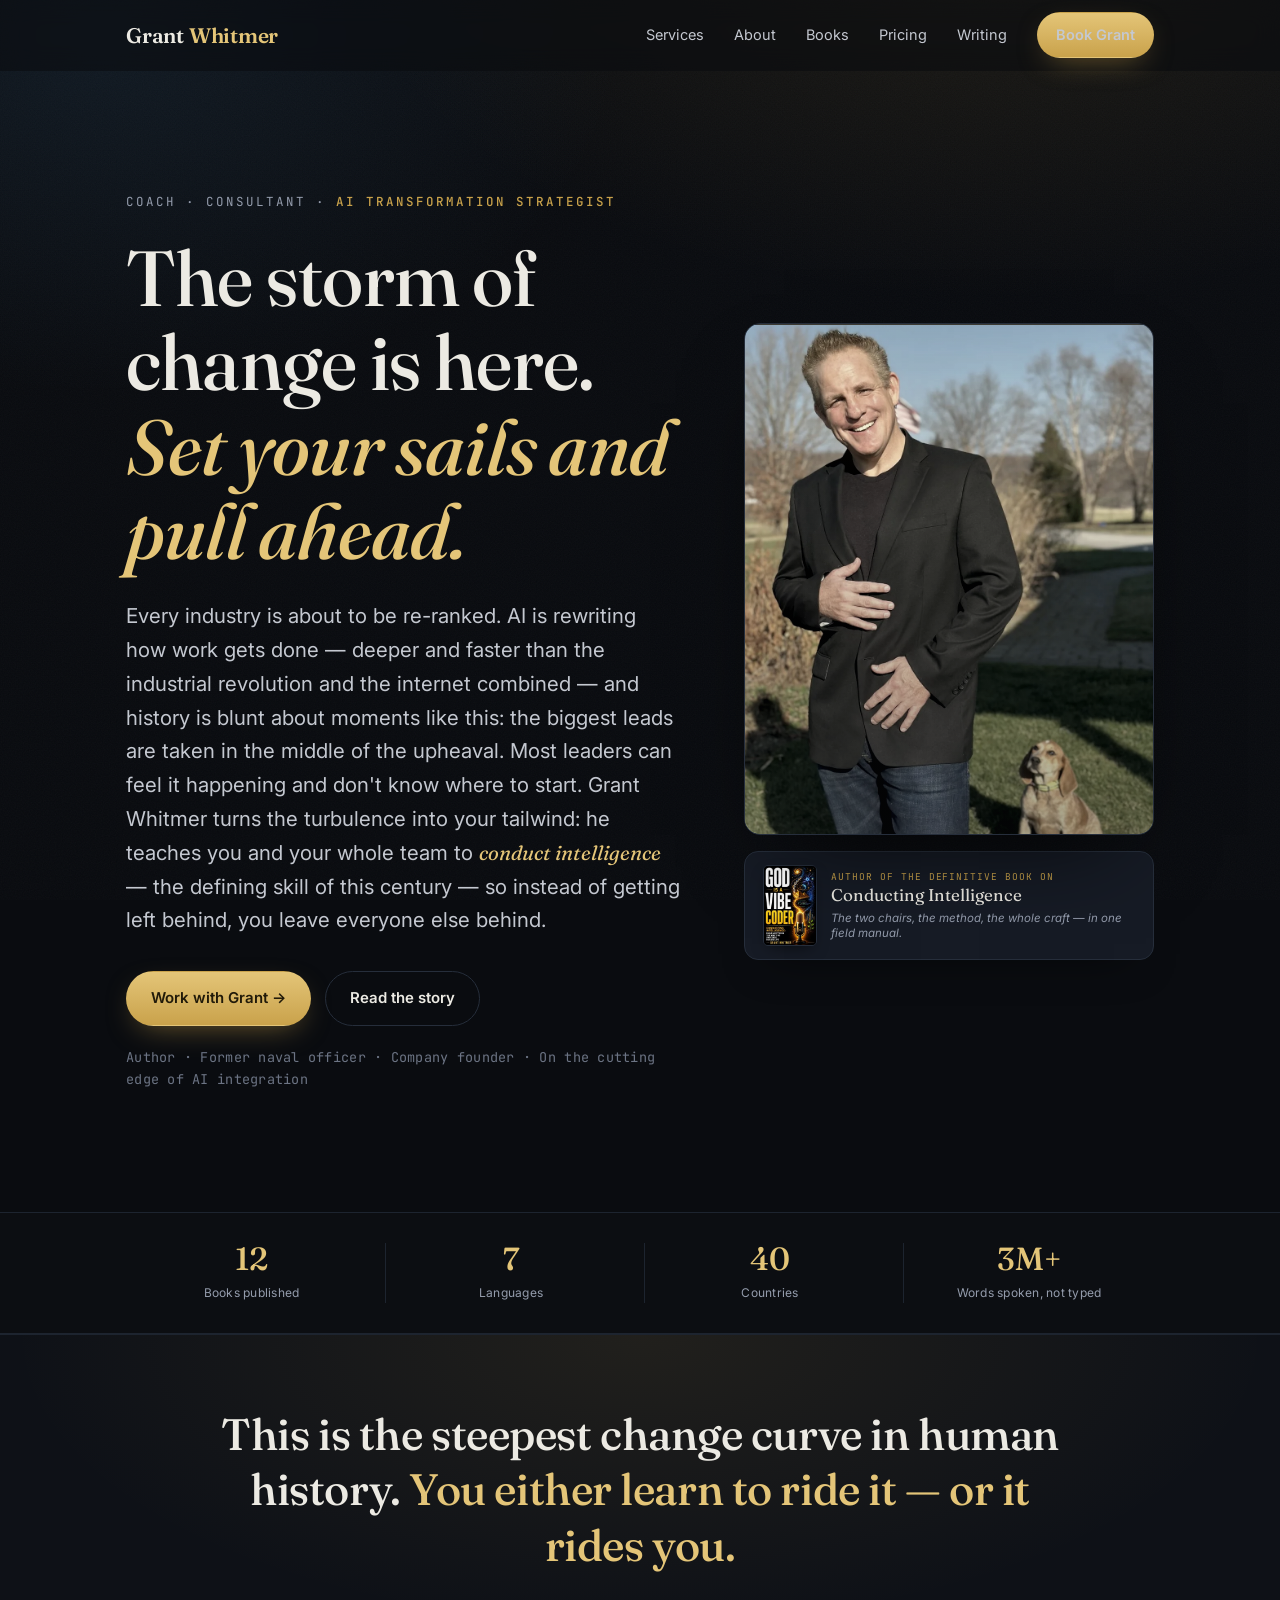
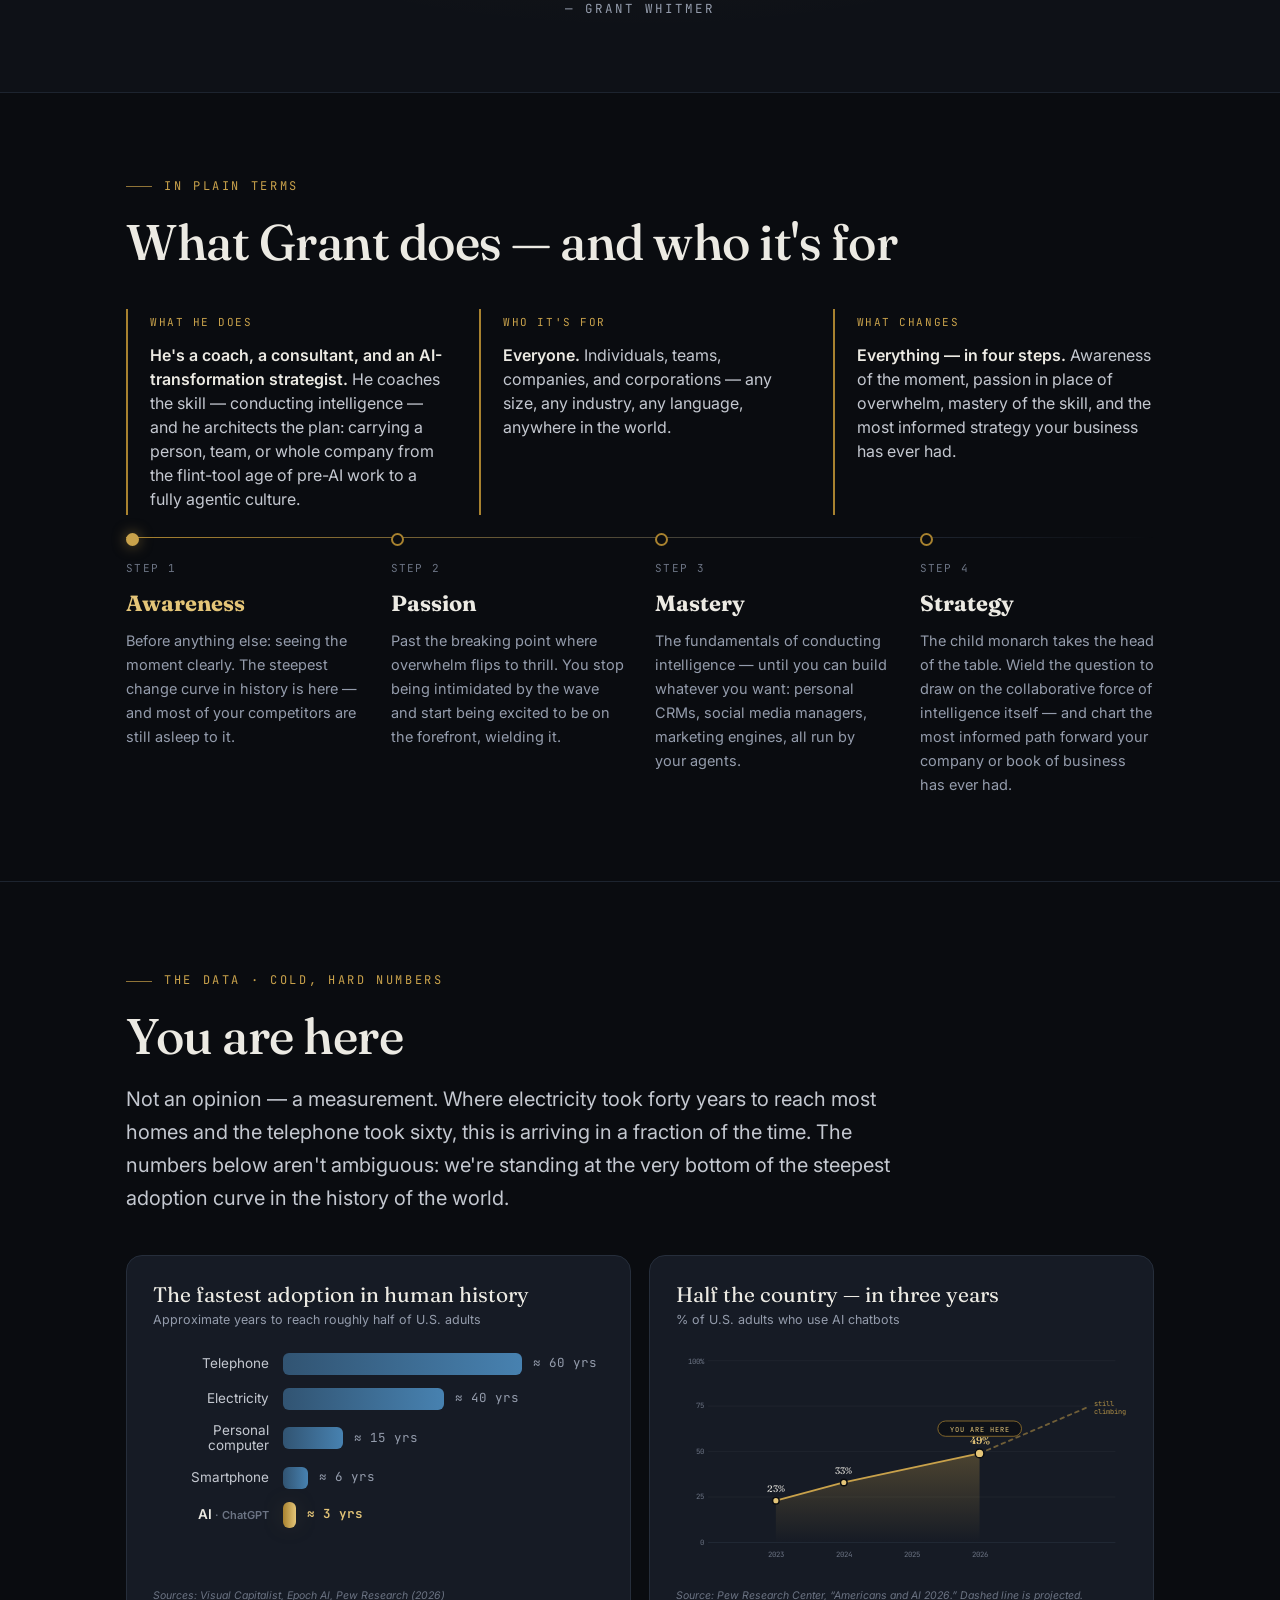
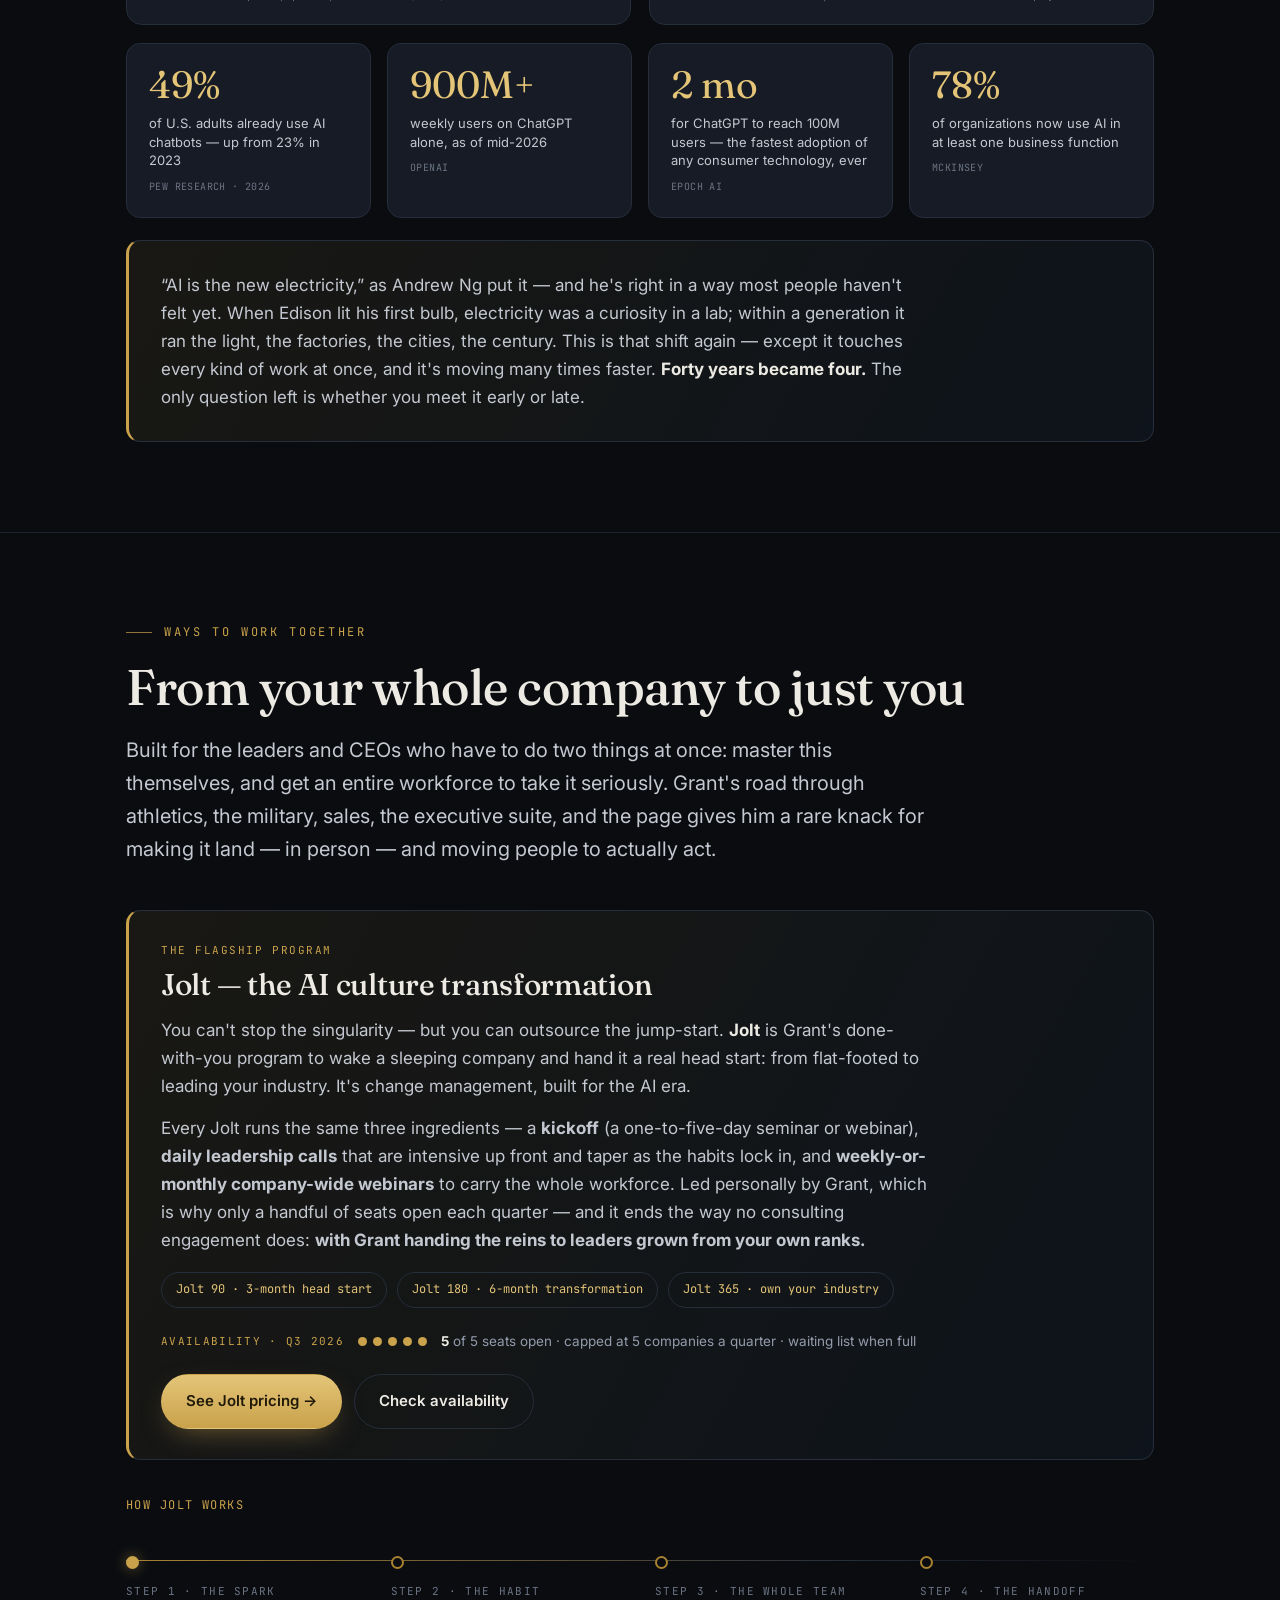
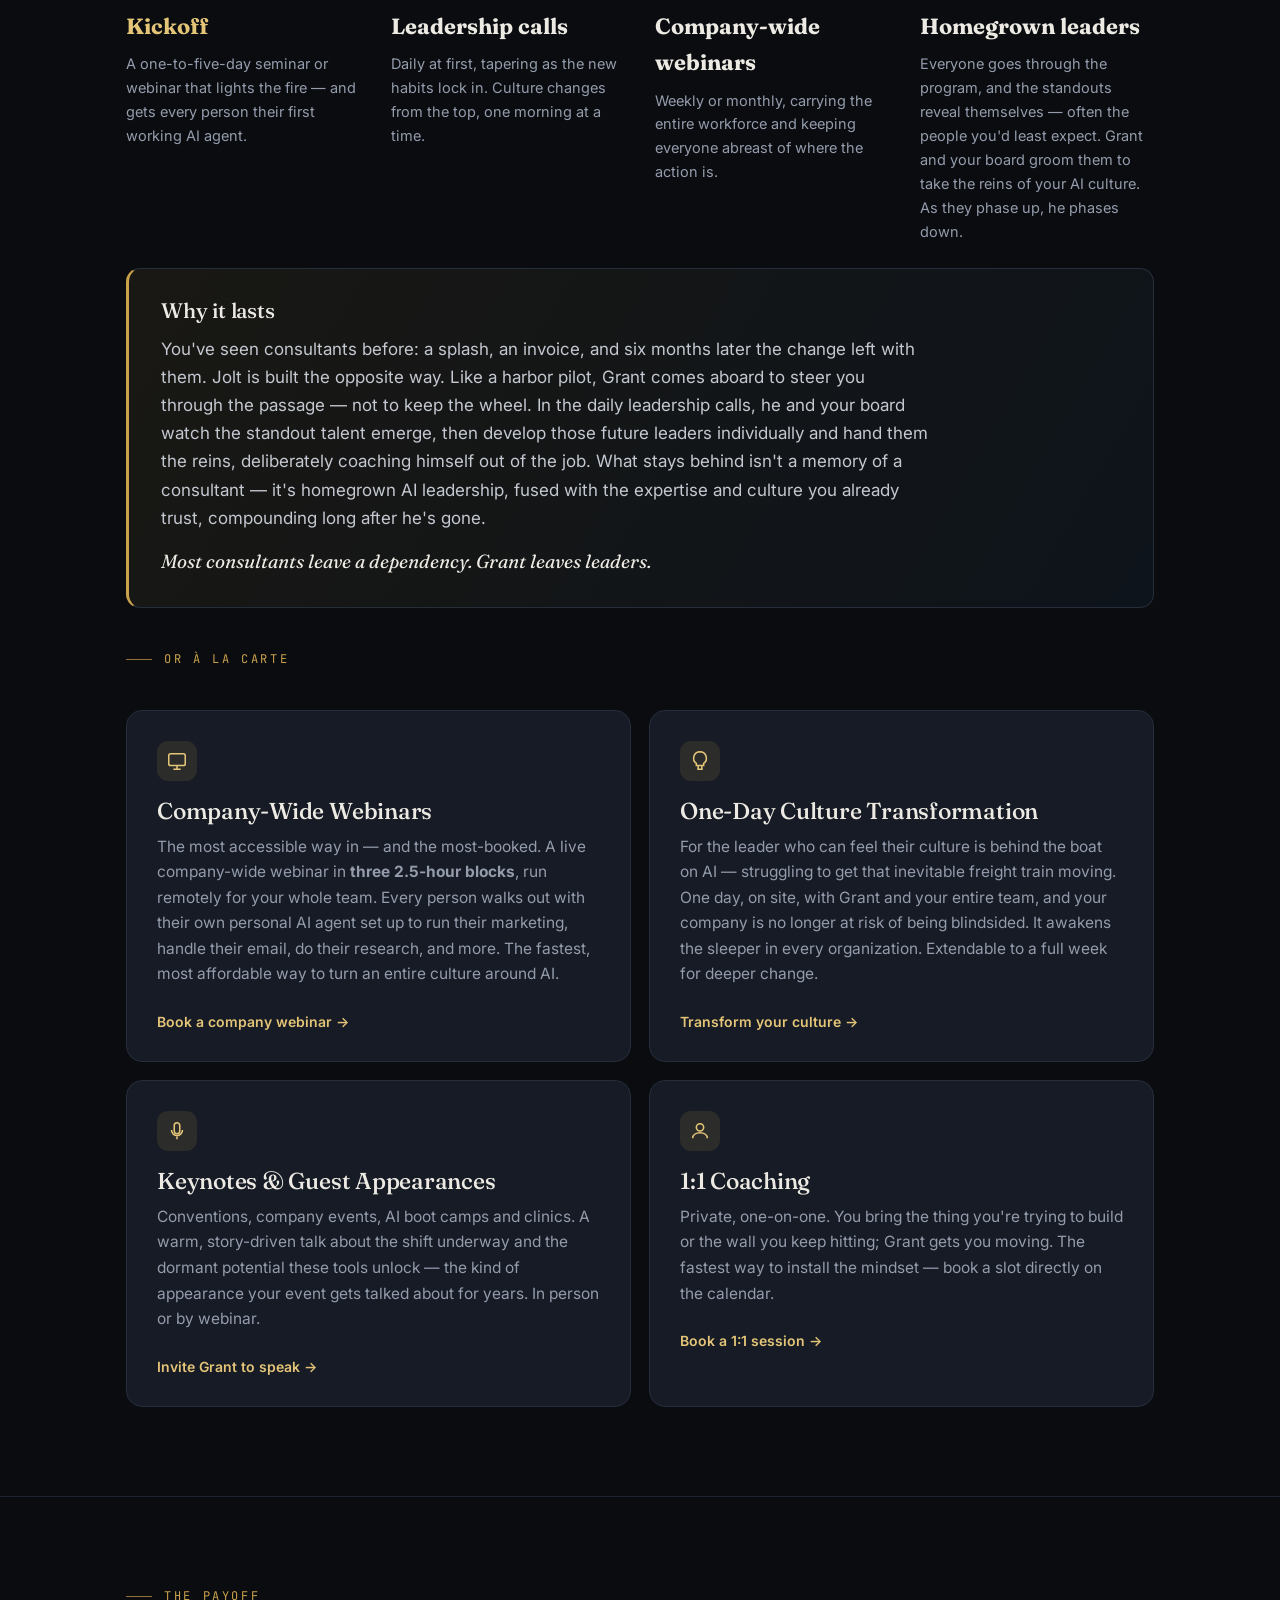
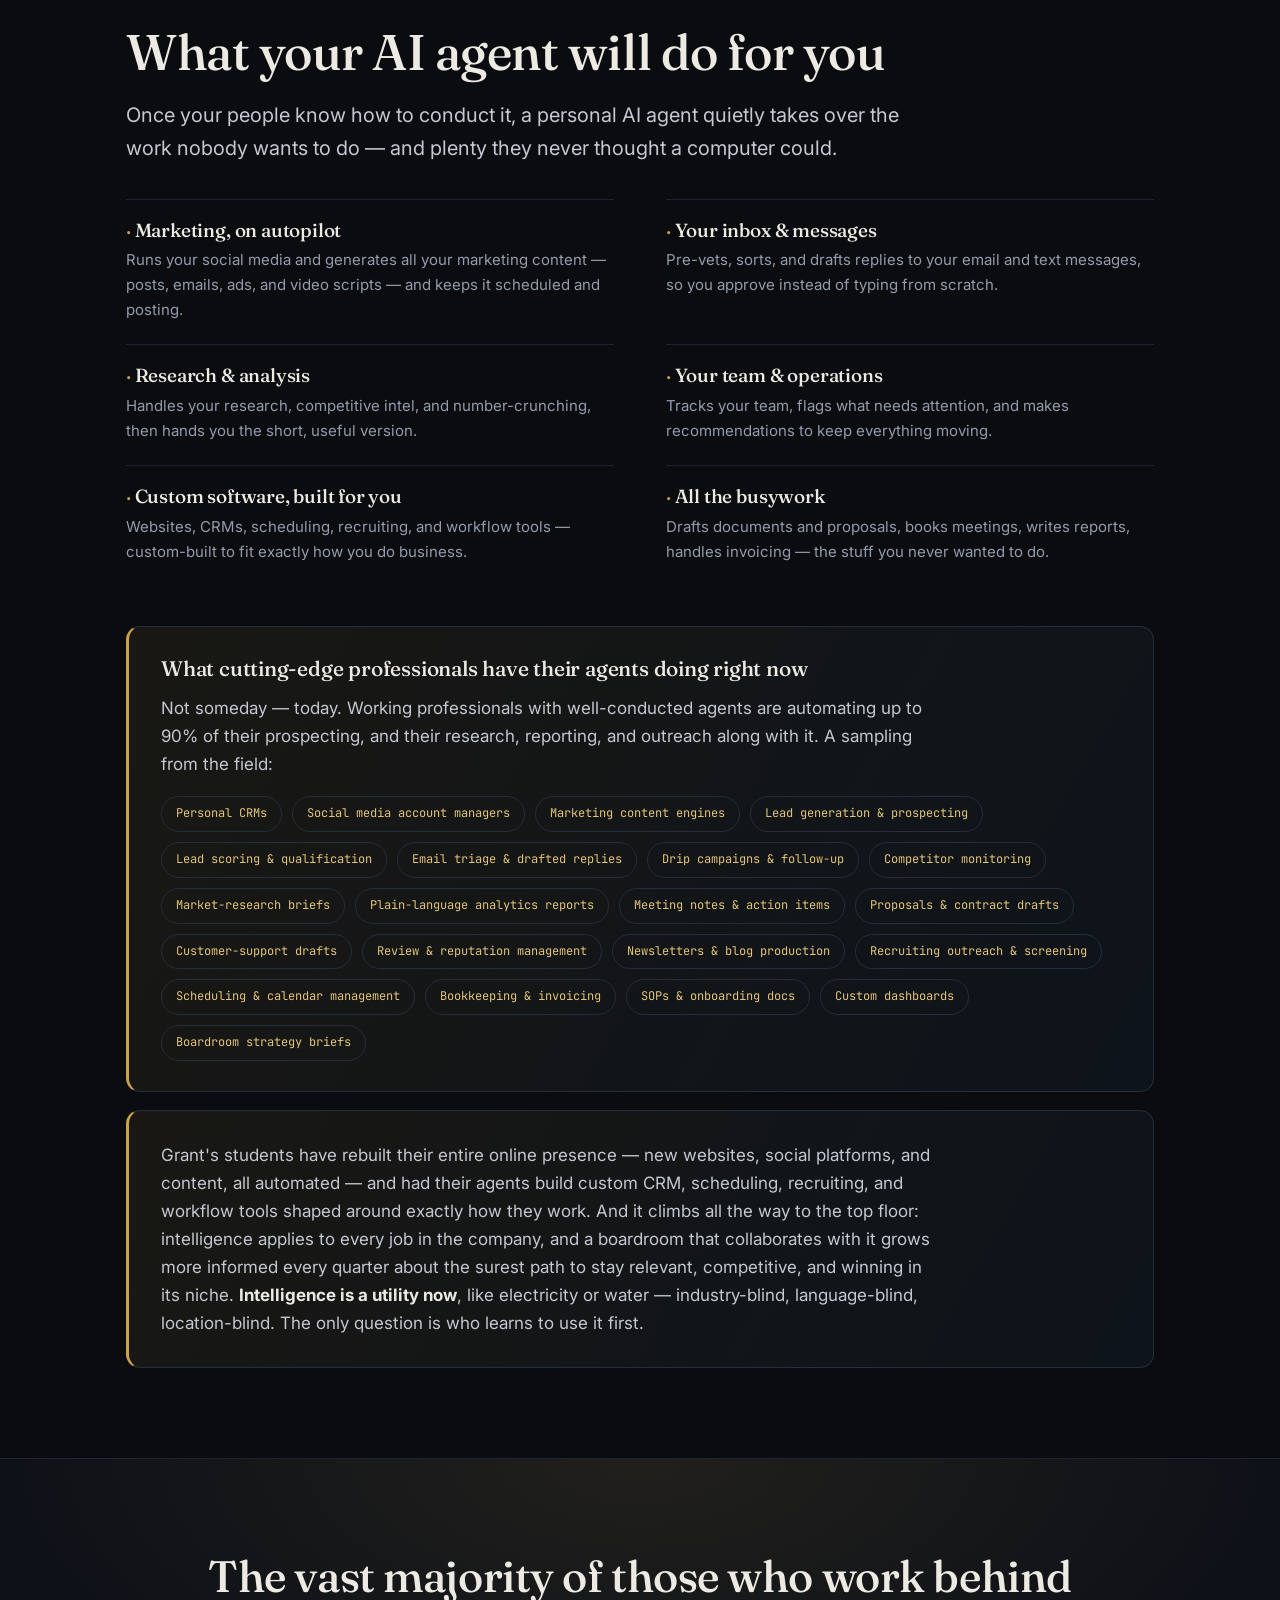
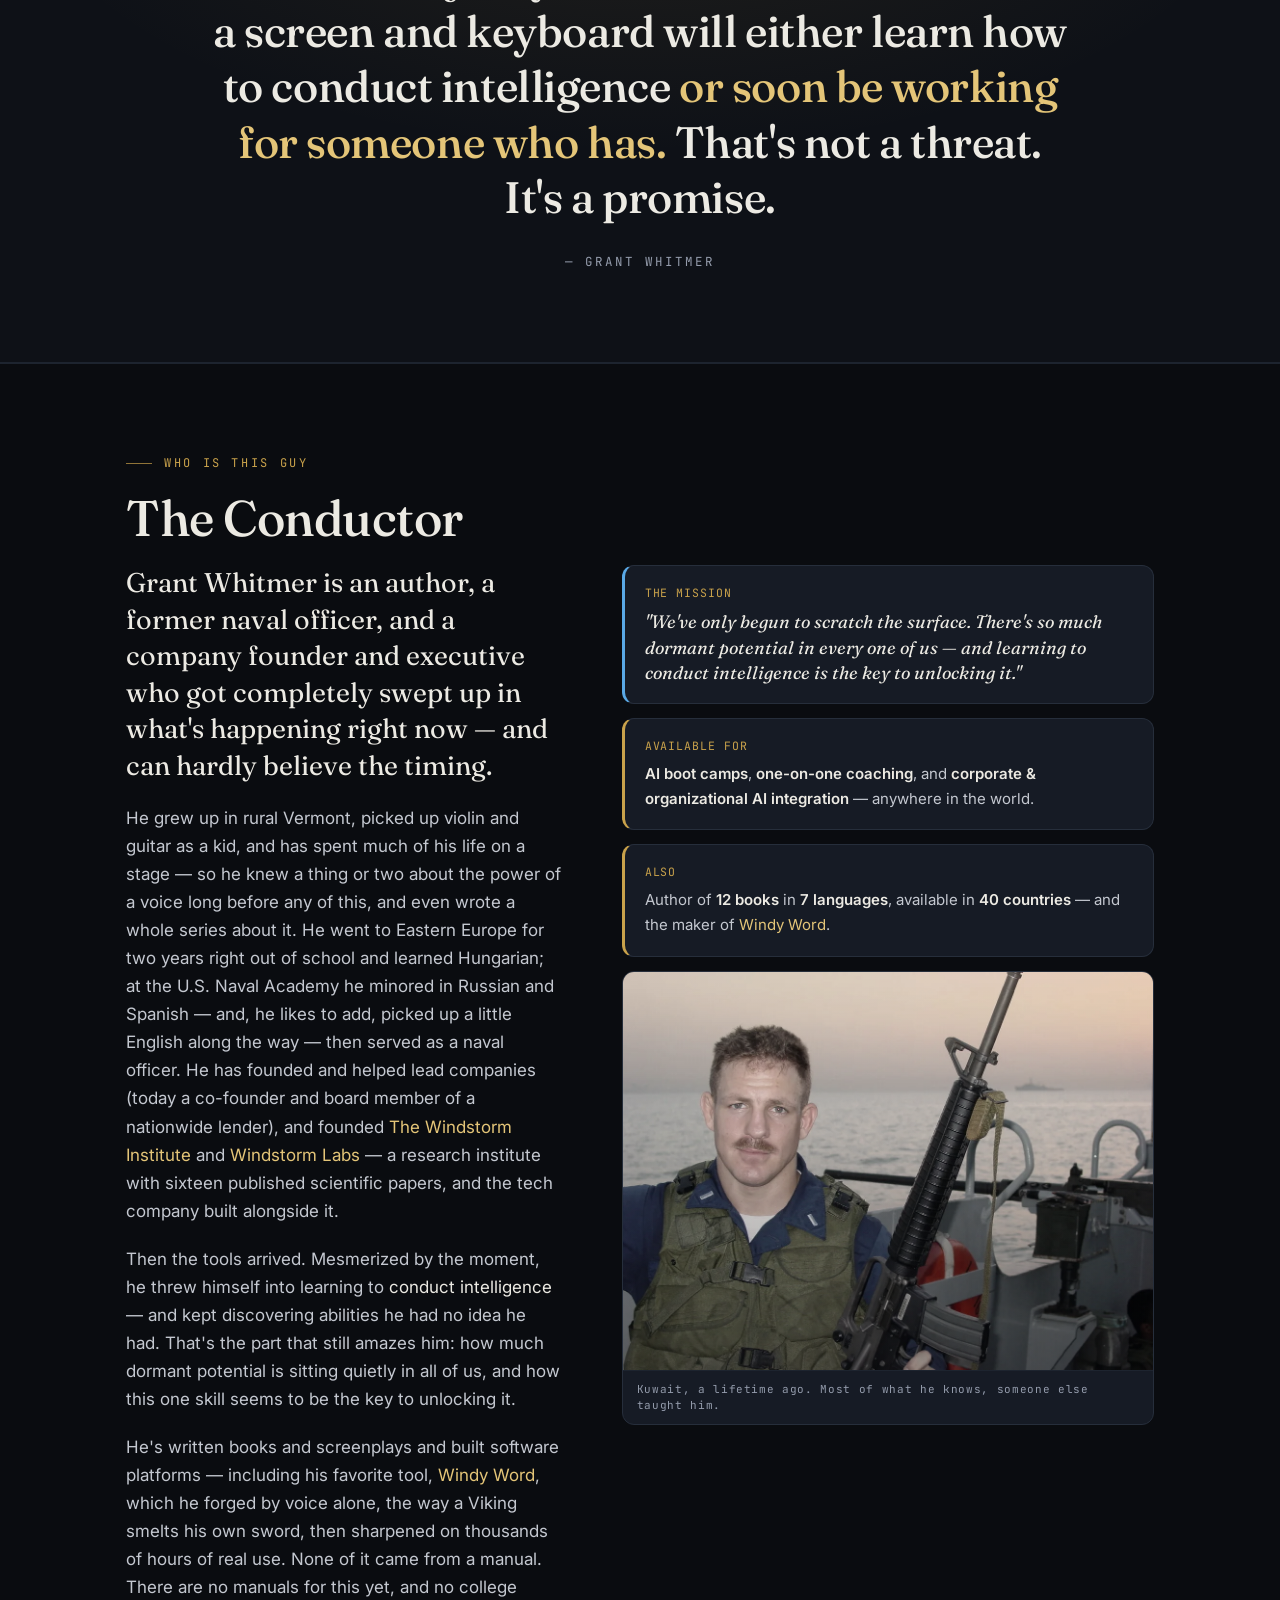
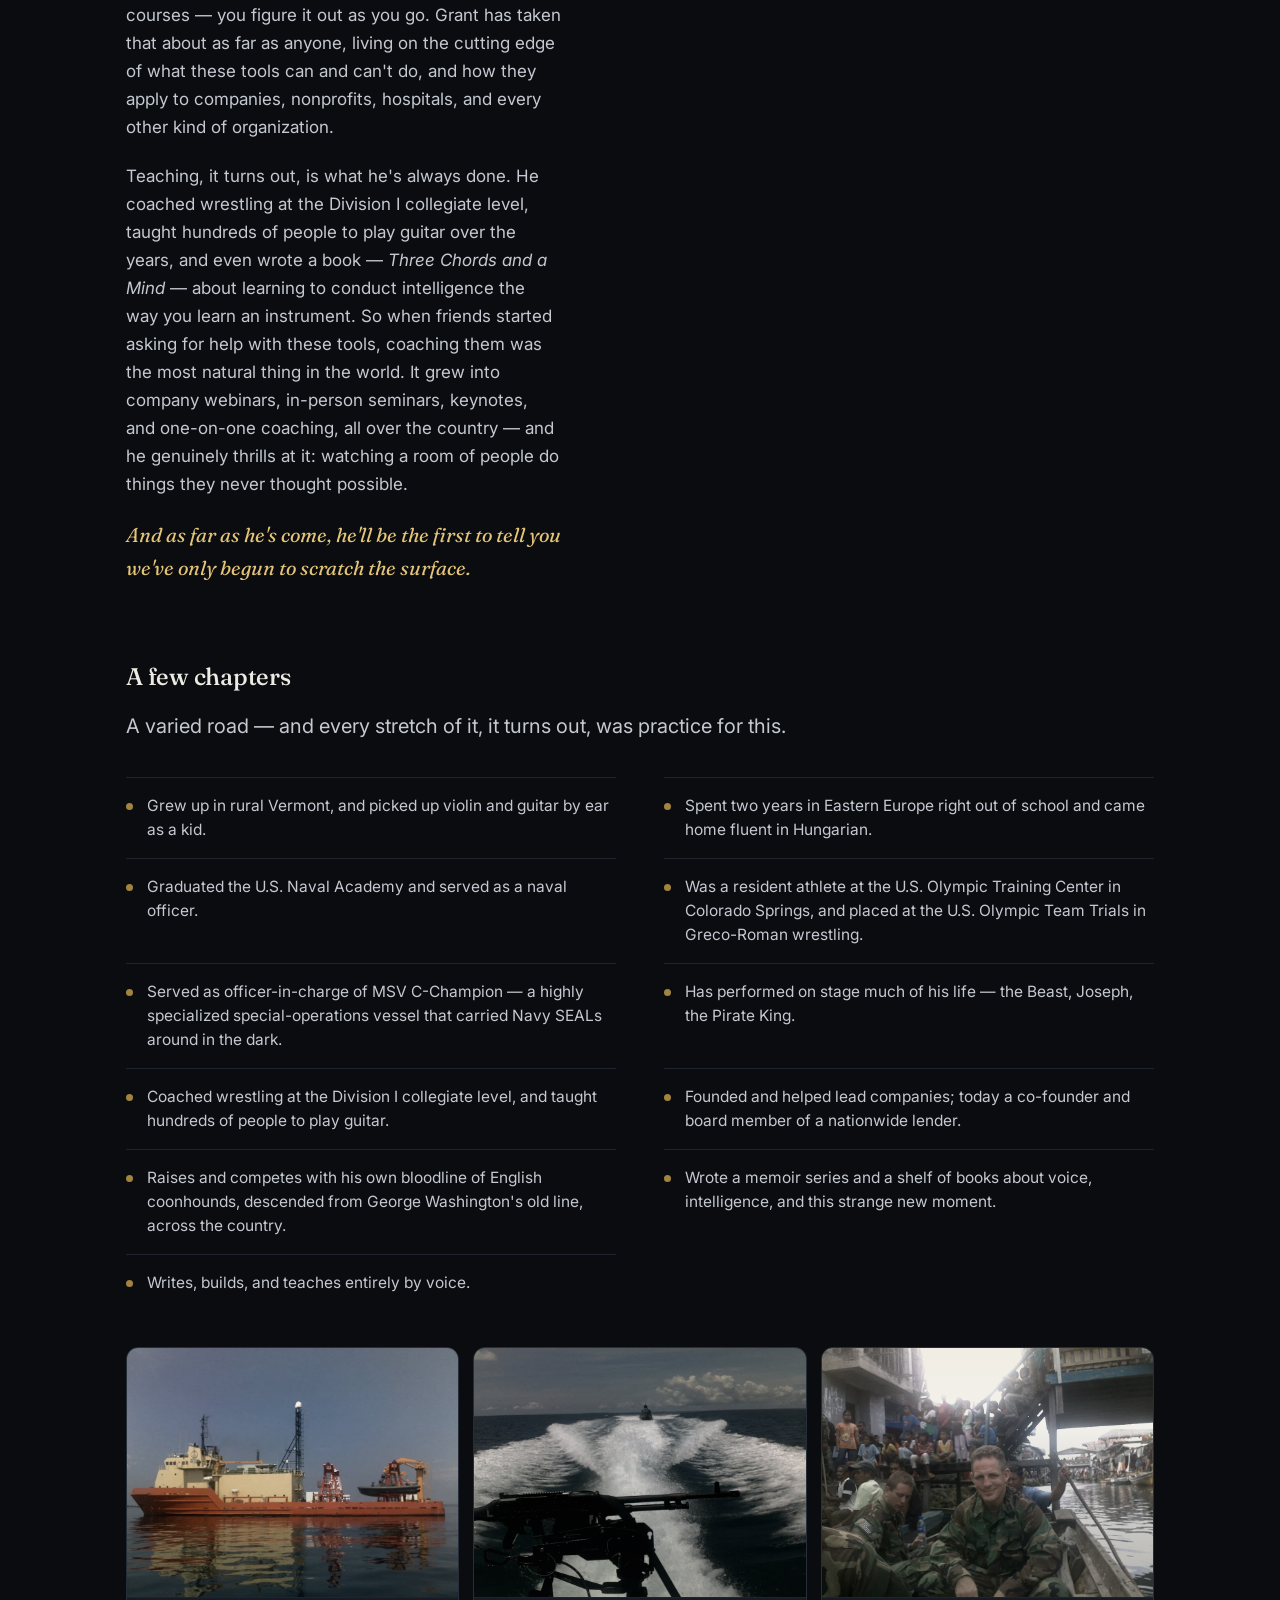
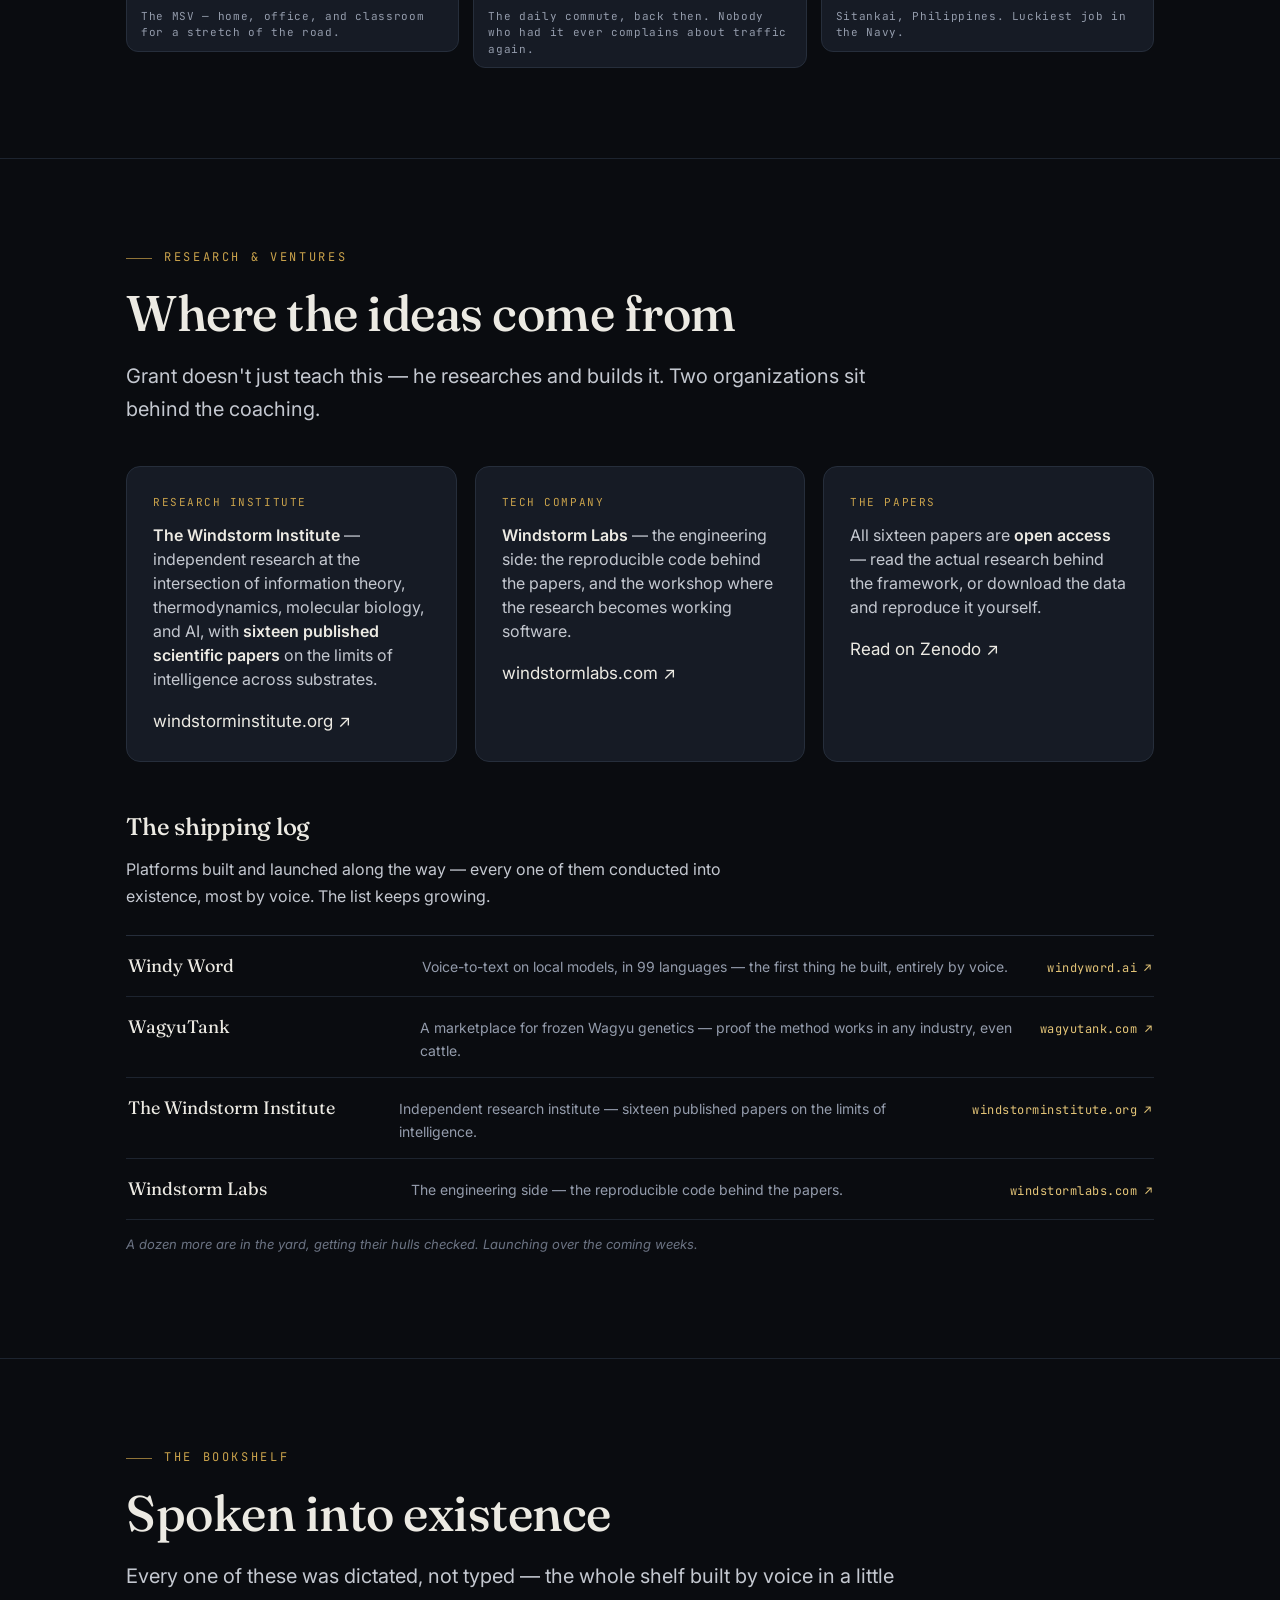
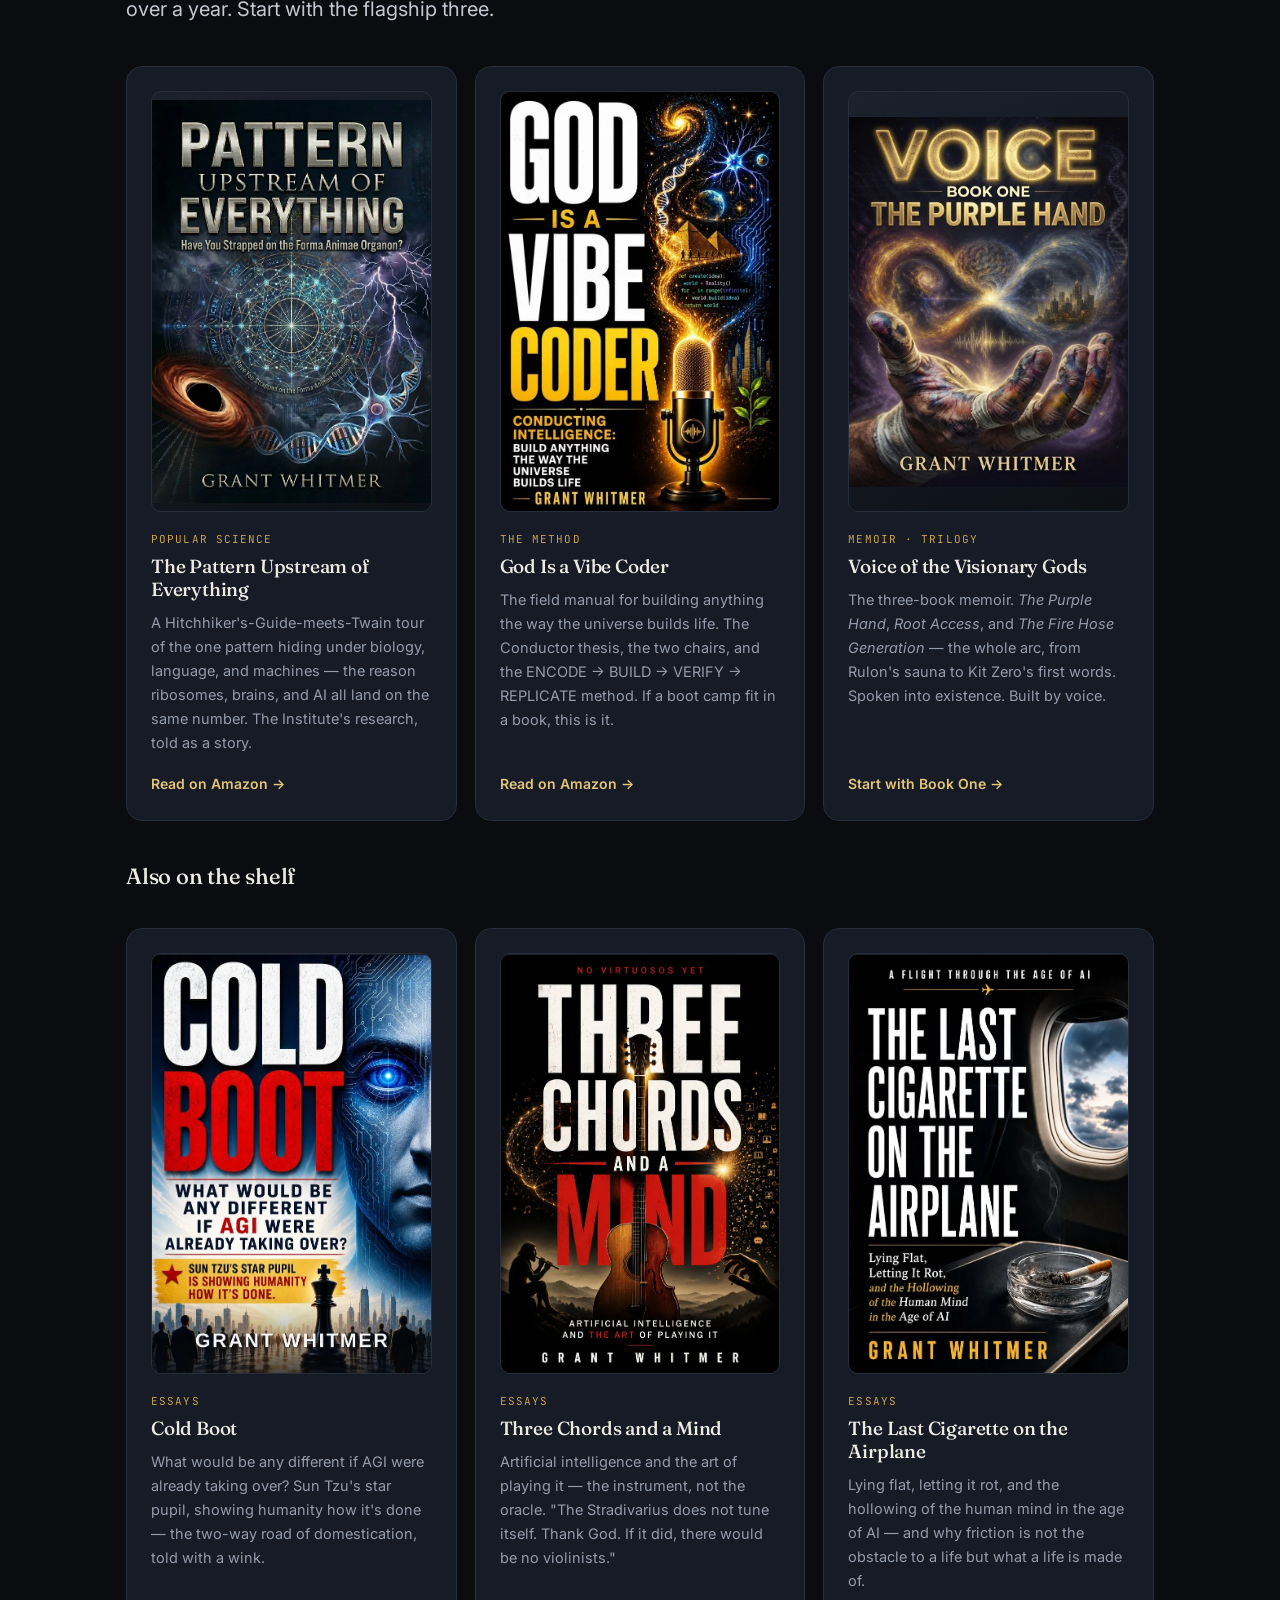
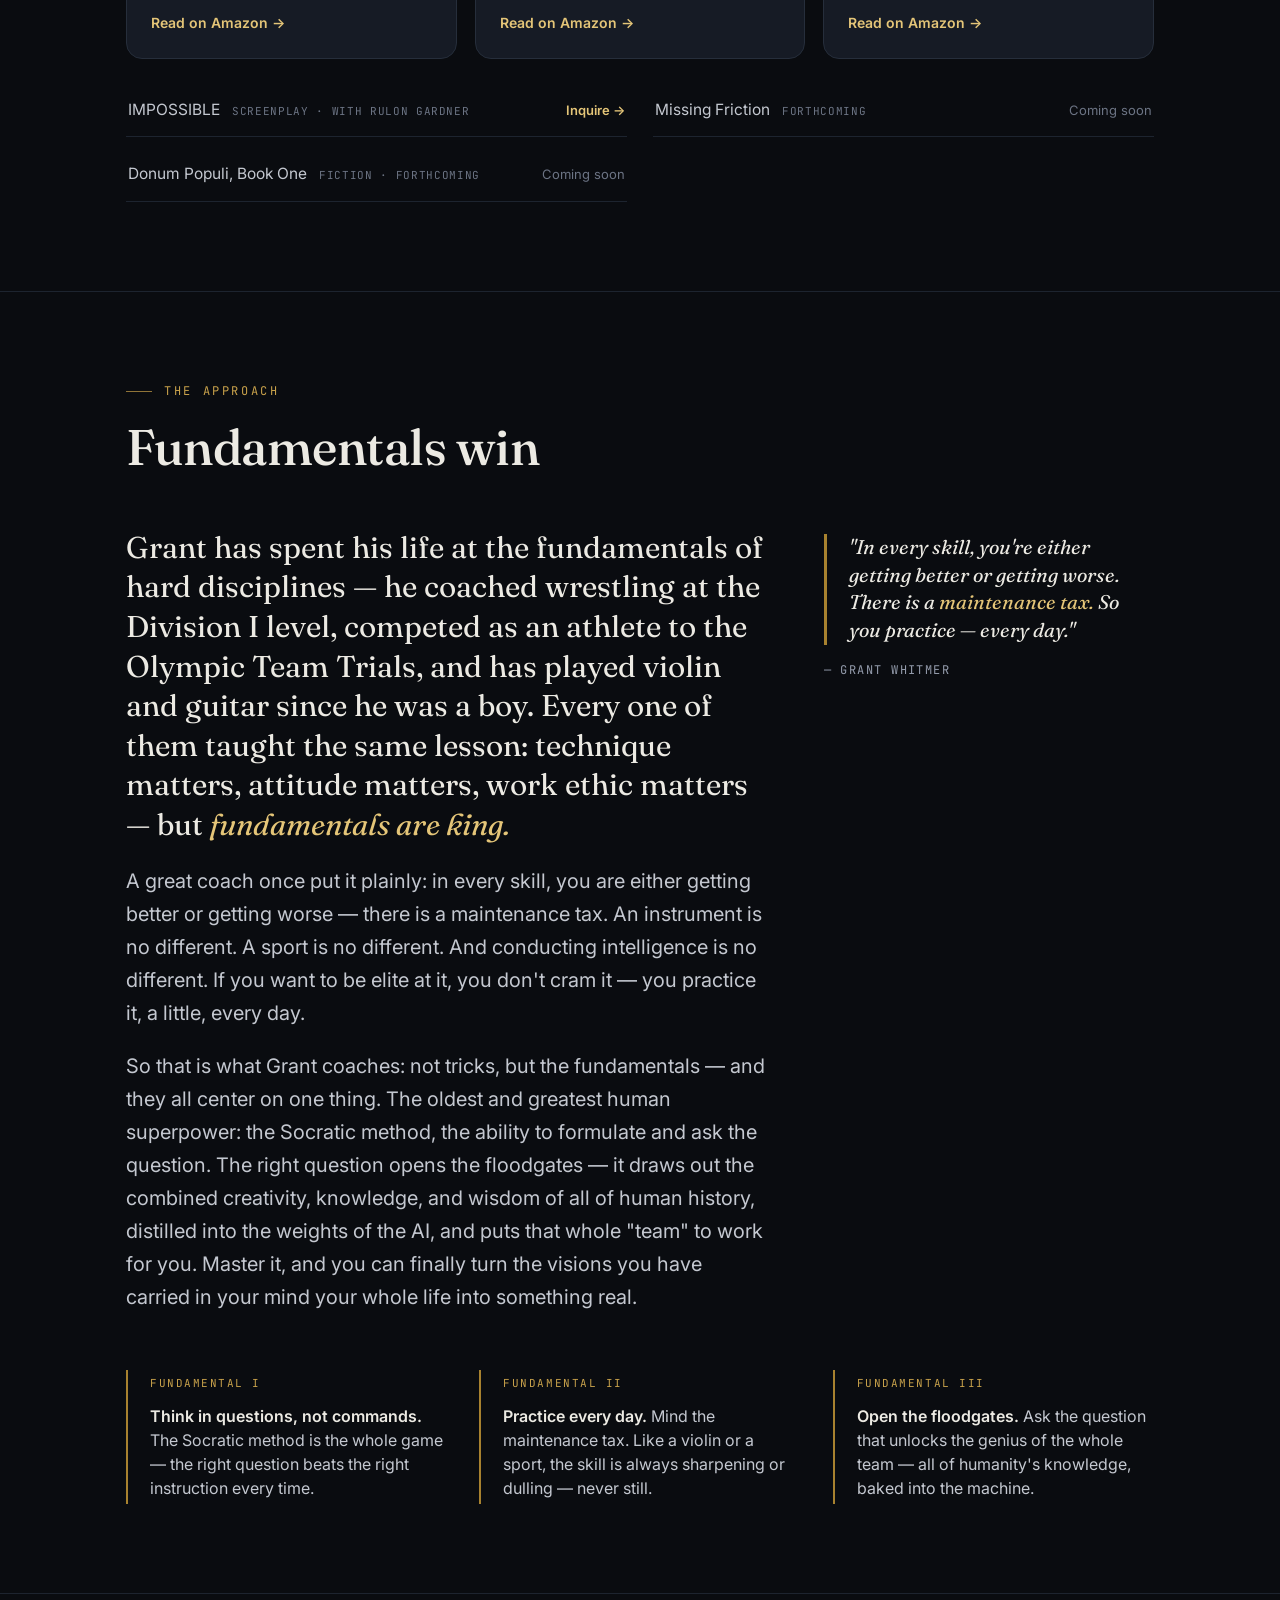
<file: index.html>
<!DOCTYPE html>
<html lang="en">
<head>
<meta charset="UTF-8" />
<meta name="viewport" content="width=device-width, initial-scale=1.0" />
<meta name="theme-color" content="#0A0C10" />
<title>Grant Whitmer — Conducting Intelligence | AI Boot Camps, Coaching & Consulting</title>
<meta name="description" content="Grant Whitmer — author, former naval officer, and company founder who's become one of the first virtuosos at conducting intelligence, and loves teaching it. Available for AI boot camps, one-on-one coaching, and helping companies and organizations integrate AI." />
<meta name="author" content="Grant Whitmer" />
<link rel="canonical" href="https://grantwhitmer.com/" />

<meta property="og:type" content="website" />
<meta property="og:url" content="https://grantwhitmer.com/" />
<meta property="og:title" content="Grant Whitmer — Conducting Intelligence" />
<meta property="og:description" content="Author, former naval officer, founder — now on the cutting edge of AI integration, helping people and companies discover what these tools can really do. Boot camps, coaching, consulting." />
<meta property="og:image" content="https://grantwhitmer.com/assets/grant-og-wide.jpg" />
<meta property="og:image:width" content="1200" />
<meta property="og:image:height" content="630" />
<meta name="twitter:card" content="summary_large_image" />
<meta name="twitter:image" content="https://grantwhitmer.com/assets/grant-og-wide.jpg" />

<link rel="icon" href="data:image/svg+xml,%3Csvg xmlns='http://www.w3.org/2000/svg' viewBox='0 0 100 100'%3E%3Crect width='100' height='100' rx='22' fill='%230A0C10'/%3E%3Ctext x='50' y='68' font-family='Georgia,serif' font-size='54' fill='%23E4C578' text-anchor='middle'%3EG%3C/text%3E%3C/svg%3E" />
<link rel="apple-touch-icon" href="assets/apple-touch-icon.png" />

<script type="application/ld+json">
{
  "@context": "https://schema.org",
  "@graph": [
    {
      "@type": "Person",
      "@id": "https://grantwhitmer.com/#grant",
      "name": "Grant Whitmer",
      "alternateName": "Grant Lavell Whitmer III",
      "url": "https://grantwhitmer.com/",
      "image": "https://grantwhitmer.com/assets/grant-portrait.jpg",
      "jobTitle": "AI Transformation Strategist, Coach & Consultant",
      "description": "Author, former naval officer, and company founder teaching people and companies to conduct intelligence — AI boot camps, coaching, and corporate AI integration.",
      "alumniOf": { "@type": "CollegeOrUniversity", "name": "United States Naval Academy" },
      "worksFor": { "@type": "Organization", "name": "The Windstorm Institute", "url": "https://windstorminstitute.org" },
      "knowsLanguage": ["en", "hu", "ru", "es"],
      "sameAs": [
        "https://www.linkedin.com/in/grantwhitmer/",
        "https://x.com/GrantWhitmer",
        "https://www.instagram.com/grantwhitmer3",
        "https://www.facebook.com/grant.whitmer",
        "https://www.tiktok.com/@grantwhitmer5",
        "https://orcid.org/0009-0007-3224-755X",
        "https://windstorminstitute.org",
        "https://windstormlabs.com"
      ]
    },
    {
      "@type": "WebSite",
      "url": "https://grantwhitmer.com/",
      "name": "Grant Whitmer — Conducting Intelligence",
      "publisher": { "@id": "https://grantwhitmer.com/#grant" }
    },
    {
      "@type": "Service",
      "name": "Jolt — AI Culture Transformation",
      "provider": { "@id": "https://grantwhitmer.com/#grant" },
      "serviceType": "Corporate AI integration and training",
      "areaServed": "Worldwide",
      "url": "https://grantwhitmer.com/#work"
    },
    {
      "@type": "Book", "name": "The Pattern Upstream of Everything",
      "author": { "@id": "https://grantwhitmer.com/#grant" },
      "url": "https://www.amazon.com/dp/B0GX32TRTY",
      "image": "https://grantwhitmer.com/assets/books/pattern.jpg"
    },
    {
      "@type": "Book", "name": "God Is a Vibe Coder",
      "author": { "@id": "https://grantwhitmer.com/#grant" },
      "url": "https://www.amazon.com/dp/B0H6QFPSPT",
      "image": "https://grantwhitmer.com/assets/books/vibecoder.jpg"
    },
    {
      "@type": "Book", "name": "Voice of the Visionary Gods, Book One: The Purple Hand",
      "author": { "@id": "https://grantwhitmer.com/#grant" },
      "url": "https://www.amazon.com/dp/B0H4DXDQCH",
      "image": "https://grantwhitmer.com/assets/books/purplehand.jpg"
    },
    {
      "@type": "Book", "name": "Cold Boot",
      "author": { "@id": "https://grantwhitmer.com/#grant" },
      "url": "https://www.amazon.com/dp/B0H6R96T7T",
      "image": "https://grantwhitmer.com/assets/books/coldboot.jpg"
    },
    {
      "@type": "Book", "name": "Three Chords and a Mind",
      "author": { "@id": "https://grantwhitmer.com/#grant" },
      "url": "https://www.amazon.com/dp/B0H6R85B13",
      "image": "https://grantwhitmer.com/assets/books/threechords.jpg"
    },
    {
      "@type": "Book", "name": "The Last Cigarette on the Airplane",
      "author": { "@id": "https://grantwhitmer.com/#grant" },
      "url": "https://www.amazon.com/dp/B0H6S8XPCS",
      "image": "https://grantwhitmer.com/assets/books/lastcigarette.jpg"
    }
  ]
}
</script>

<link rel="preconnect" href="https://fonts.googleapis.com" />
<link rel="preconnect" href="https://fonts.gstatic.com" crossorigin />
<link rel="preload" as="image" href="assets/grant-portrait.webp" type="image/webp" />
<link rel="alternate" type="application/rss+xml" title="The Windstorm" href="https://thewindstorm.ai/feed.xml" />
<link href="https://fonts.googleapis.com/css2?family=Fraunces:ital,opsz,wght@0,9..144,400;0,9..144,500;0,9..144,600;1,9..144,400;1,9..144,500&family=Inter:wght@400;500;600;700&family=JetBrains+Mono:wght@400;500&display=swap" rel="stylesheet" />
<link rel="stylesheet" href="css/style.css?v=20260710b" />
<noscript><style>
  .reveal { opacity: 1 !important; transform: none !important; }
  .adv-bar { transform: none !important; }
  /* Windy Calendar books fine without JavaScript — the iframe is plain HTML. */
</style></noscript>
</head>
<body>

<div class="scroll-progress" aria-hidden="true"><span id="scrollBar"></span></div>

<!-- ============ NAV ============ -->
<header class="nav" id="nav">
  <div class="wrap nav-inner">
    <a class="brand" href="#top">Grant <b>Whitmer</b></a>
    <nav class="nav-links" id="navLinks">
      <a href="#work">Services</a>
      <a href="#story">About</a>
      <a href="#books">Books</a>
      <a href="#pricing">Pricing</a>
      <a href="https://thewindstorm.ai/archive">Writing</a>
      <a href="#book" class="btn btn-primary btn-sm nav-cta">Book Grant</a>
    </nav>
    <button class="nav-toggle" id="navToggle" aria-label="Menu">
      <svg viewBox="0 0 24 24" fill="none" stroke="currentColor" stroke-width="2"><path d="M3 6h18M3 12h18M3 18h18"/></svg>
    </button>
  </div>
</header>

<main id="top">

<!-- ============ HERO ============ -->
<section class="hero">
  <div class="wrap hero-grid">
    <div class="hero-copy reveal">
      <p class="hero-tag">Coach · Consultant · <b>AI Transformation Strategist</b></p>
      <h1>The storm of change is here.<br><span class="accent">Set your sails and pull ahead.</span></h1>
      <p class="hero-sub">Every industry is about to be re-ranked. AI is rewriting how work gets done — deeper and faster than the industrial revolution and the internet combined — and history is blunt about moments like this: the biggest leads are taken in the middle of the upheaval. Most leaders can feel it happening and don't know where to start. Grant Whitmer turns the turbulence into your tailwind: he teaches you and your whole team to <span style="font-family:var(--serif);font-style:italic;color:var(--brass-lt)">conduct intelligence</span> — the defining skill of this century — so instead of getting left behind, you leave everyone else behind.</p>
      <div class="hero-cta">
        <a href="#book" class="btn btn-primary">Work with Grant →</a>
        <a href="#story" class="btn btn-ghost">Read the story</a>
      </div>
      <p class="hero-fineprint">Author · Former naval officer · Company founder · On the cutting edge of AI integration</p>
    </div>
    <div class="portrait-frame reveal">
      <div class="portrait">
        <picture>
          <source srcset="assets/grant-portrait.webp" type="image/webp" />
          <img src="assets/grant-portrait.jpg" alt="Grant Whitmer" width="1000" height="1250" />
        </picture>
      </div>
      <a href="#books" class="author-badge reveal" aria-label="Author of the definitive book on conducting intelligence">
        <img class="ab-cover" src="assets/books/vibecoder-thumb.jpg" alt="God Is a Vibe Coder book cover" width="54" height="86" loading="lazy" />
        <span class="ab-text">
          <span class="ab-k">Author of the definitive book on</span>
          <span class="ab-t">Conducting Intelligence</span>
          <span class="ab-q">The two chairs, the method, the whole craft — in one field manual.</span>
        </span>
      </a>
    </div>
  </div>
</section>

<!-- ============ CREDIBILITY STRIP ============ -->
<div class="cred">
  <div class="wrap cred-inner reveal">
    <div class="cred-item"><div class="n"><b>12</b></div><div class="l">Books published</div></div>
    <div class="cred-item"><div class="n"><b>7</b></div><div class="l">Languages</div></div>
    <div class="cred-item"><div class="n"><b>40</b></div><div class="l">Countries</div></div>
    <div class="cred-item"><div class="n"><b>3M+</b></div><div class="l">Words spoken, not typed</div></div>
  </div>
</div>

<!-- ============ THE MOMENT ============ -->
<section class="statement" style="padding-block: clamp(48px,6vw,72px);">
  <div class="wrap">
    <blockquote>This is the steepest change curve in human history. <span class="accent">You either learn to ride it — or it rides you.</span></blockquote>
    <cite>— Grant Whitmer</cite>
  </div>
</section>

<!-- ============ WHAT / WHO / HOW ============ -->
<section id="whatwhohow" style="padding-block: clamp(52px,7vw,84px);">
  <div class="wrap">
    <div class="reveal">
      <p class="eyebrow">In plain terms</p>
      <h2 class="section-title">What Grant does — and who it's for</h2>
    </div>
    <div class="wwh wwh-plain reveal">
      <div class="wwh-item"><div class="wwh-k">What he does</div><p><b>He's a coach, a consultant, and an AI-transformation strategist.</b> He coaches the skill — conducting intelligence — and he architects the plan: carrying a person, team, or whole company from the flint-tool age of pre-AI work to a fully agentic culture.</p></div>
      <div class="wwh-item"><div class="wwh-k">Who it's for</div><p><b>Everyone.</b> Individuals, teams, companies, and corporations — any size, any industry, any language, anywhere in the world.</p></div>
      <div class="wwh-item"><div class="wwh-k">What changes</div><p><b>Everything — in four steps.</b> Awareness of the moment, passion in place of overwhelm, mastery of the skill, and the most informed strategy your business has ever had.</p></div>
    </div>

    <div class="monarch-row cols4 reveal" style="margin-top:18px;">
      <div class="monarch now">
        <div class="m-era">Step 1</div>
        <h4>Awareness</h4>
        <p>Before anything else: seeing the moment clearly. The steepest change curve in history is here — and most of your competitors are still asleep to it.</p>
      </div>
      <div class="monarch">
        <div class="m-era">Step 2</div>
        <h4>Passion</h4>
        <p>Past the breaking point where overwhelm flips to thrill. You stop being intimidated by the wave and start being excited to be on the forefront, wielding it.</p>
      </div>
      <div class="monarch">
        <div class="m-era">Step 3</div>
        <h4>Mastery</h4>
        <p>The fundamentals of conducting intelligence — until you can build whatever you want: personal CRMs, social media managers, marketing engines, all run by your agents.</p>
      </div>
      <div class="monarch">
        <div class="m-era">Step 4</div>
        <h4>Strategy</h4>
        <p>The child monarch takes the head of the table. Wield the question to draw on the collaborative force of intelligence itself — and chart the most informed path forward your company or book of business has ever had.</p>
      </div>
    </div>
  </div>
</section>

<!-- ============ THE DATA / YOU ARE HERE ============ -->
<section id="proof" class="section-line">
  <div class="wrap">
    <div class="reveal">
      <p class="eyebrow">The Data · Cold, Hard Numbers</p>
      <h2 class="section-title">You are here</h2>
      <p class="lede">Not an opinion — a measurement. Where electricity took forty years to reach most homes and the telephone took sixty, this is arriving in a fraction of the time. The numbers below aren't ambiguous: we're standing at the very bottom of the steepest adoption curve in the history of the world.</p>
    </div>

    <div class="charts-grid">
      <div class="chart-card reveal">
        <div class="cc-title">The fastest adoption in human history</div>
        <div class="cc-sub">Approximate years to reach roughly half of U.S. adults</div>
        <div class="advchart" role="img" aria-label="Years to reach roughly half of U.S. adults — Telephone about 60, Electricity about 40, Personal computer about 15, Smartphone about 6, AI about 3.">
          <div class="adv-row"><div class="adv-label">Telephone</div><div class="adv-track"><div class="adv-bar" style="width:76%"></div><span class="adv-val">≈ 60 yrs</span></div></div>
          <div class="adv-row"><div class="adv-label">Electricity</div><div class="adv-track"><div class="adv-bar" style="width:51%"></div><span class="adv-val">≈ 40 yrs</span></div></div>
          <div class="adv-row"><div class="adv-label">Personal computer</div><div class="adv-track"><div class="adv-bar" style="width:19%"></div><span class="adv-val">≈ 15 yrs</span></div></div>
          <div class="adv-row"><div class="adv-label">Smartphone</div><div class="adv-track"><div class="adv-bar" style="width:8%"></div><span class="adv-val">≈ 6 yrs</span></div></div>
          <div class="adv-row hl"><div class="adv-label">AI <span>· ChatGPT</span></div><div class="adv-track"><div class="adv-bar" style="width:4%"></div><span class="adv-val">≈ 3 yrs</span></div></div>
        </div>
        <div class="cc-src">Sources: Visual Capitalist, Epoch AI, Pew Research (2026)</div>
      </div>

      <div class="chart-card reveal">
        <div class="cc-title">Half the country — in three years</div>
        <div class="cc-sub">% of U.S. adults who use AI chatbots</div>
        <svg viewBox="0 0 620 300" role="img" aria-label="Percent of U.S. adults who use AI chatbots: 23% in 2023, 33% in 2024, 49% in 2026 — and still climbing.">
          <defs>
            <linearGradient id="areaGrad" x1="0" y1="0" x2="0" y2="1">
              <stop offset="0" stop-color="#C9A24B" stop-opacity="0.30"/>
              <stop offset="1" stop-color="#C9A24B" stop-opacity="0"/>
            </linearGradient>
          </defs>
          <g font-family="JetBrains Mono, monospace" font-size="10" fill="#6C7484">
            <line x1="44" y1="266" x2="604" y2="266" stroke="#262E3B" stroke-width="1"/>
            <line x1="44" y1="203.5" x2="604" y2="203.5" stroke="#ffffff" stroke-opacity="0.05"/>
            <line x1="44" y1="141" x2="604" y2="141" stroke="#ffffff" stroke-opacity="0.05"/>
            <line x1="44" y1="78.5" x2="604" y2="78.5" stroke="#ffffff" stroke-opacity="0.05"/>
            <line x1="44" y1="16" x2="604" y2="16" stroke="#ffffff" stroke-opacity="0.05"/>
            <text x="38" y="269" text-anchor="end">0</text>
            <text x="38" y="206.5" text-anchor="end">25</text>
            <text x="38" y="144" text-anchor="end">50</text>
            <text x="38" y="81.5" text-anchor="end">75</text>
            <text x="38" y="20" text-anchor="end">100%</text>
            <text x="137.3" y="286" text-anchor="middle">2023</text>
            <text x="230.7" y="286" text-anchor="middle">2024</text>
            <text x="324" y="286" text-anchor="middle">2025</text>
            <text x="417.3" y="286" text-anchor="middle">2026</text>
          </g>
          <path d="M137.3 208.5 L230.7 183.5 L417.3 143.5 L417.3 266 L137.3 266 Z" fill="url(#areaGrad)"/>
          <polyline points="417.3,143.5 566,80" fill="none" stroke="#C9A24B" stroke-width="2.5" stroke-dasharray="5 6" stroke-opacity="0.5" stroke-linecap="round"/>
          <text x="574" y="78" font-family="JetBrains Mono, monospace" font-size="9.5" fill="#C9A24B" fill-opacity="0.85">still</text>
          <text x="574" y="90" font-family="JetBrains Mono, monospace" font-size="9.5" fill="#C9A24B" fill-opacity="0.85">climbing</text>
          <polyline points="137.3,208.5 230.7,183.5 417.3,143.5" fill="none" stroke="#C9A24B" stroke-width="2.5" stroke-linecap="round" stroke-linejoin="round"/>
          <circle cx="137.3" cy="208.5" r="4.5" fill="#E4C578" stroke="#0A0C10" stroke-width="2"><title>2023: 23%</title></circle>
          <circle cx="230.7" cy="183.5" r="4.5" fill="#E4C578" stroke="#0A0C10" stroke-width="2"><title>2024: 33%</title></circle>
          <circle cx="417.3" cy="143.5" r="6" fill="#E4C578" stroke="#0A0C10" stroke-width="2"><title>2026: 49%</title></circle>
          <text x="137.3" y="197" text-anchor="middle" font-family="Fraunces, serif" font-size="13" fill="#ECEAE3">23%</text>
          <text x="230.7" y="172" text-anchor="middle" font-family="Fraunces, serif" font-size="13" fill="#ECEAE3">33%</text>
          <text x="417.3" y="130" text-anchor="middle" font-family="Fraunces, serif" font-size="14" fill="#E4C578" font-weight="600">49%</text>
          <rect x="360" y="99" width="115" height="21" rx="10.5" fill="#0E1117" stroke="#A8822F"/>
          <text x="417.5" y="113.5" text-anchor="middle" font-family="JetBrains Mono, monospace" font-size="9.5" letter-spacing="1.4" fill="#E4C578">YOU ARE HERE</text>
        </svg>
        <div class="cc-src">Source: Pew Research Center, “Americans and AI 2026.” Dashed line is projected.</div>
      </div>
    </div>

    <div class="proof-stats reveal">
      <div class="pstat"><div class="ps-n">49%</div><div class="ps-l">of U.S. adults already use AI chatbots — up from 23% in 2023</div><div class="ps-src">Pew Research · 2026</div></div>
      <div class="pstat"><div class="ps-n">900M+</div><div class="ps-l">weekly users on ChatGPT alone, as of mid-2026</div><div class="ps-src">OpenAI</div></div>
      <div class="pstat"><div class="ps-n">2 mo</div><div class="ps-l">for ChatGPT to reach 100M users — the fastest adoption of any consumer technology, ever</div><div class="ps-src">Epoch AI</div></div>
      <div class="pstat"><div class="ps-n">78%</div><div class="ps-l">of organizations now use AI in at least one business function</div><div class="ps-src">McKinsey</div></div>
    </div>

    <div class="callout reveal" style="margin-top:22px;">
      <p style="margin:0;color:var(--text-soft);">“AI is the new electricity,” as Andrew Ng put it — and he's right in a way most people haven't felt yet. When Edison lit his first bulb, electricity was a curiosity in a lab; within a generation it ran the light, the factories, the cities, the century. This is that shift again — except it touches every kind of work at once, and it's moving many times faster. <b style="color:var(--text)">Forty years became four.</b> The only question left is whether you meet it early or late.</p>
    </div>
  </div>
</section>

<!-- ============ SERVICES ============ -->
<section id="work" class="section-line">
  <div class="wrap">
    <div class="reveal">
      <p class="eyebrow">Ways to Work Together</p>
      <h2 class="section-title">From your whole company to just you</h2>
      <p class="lede">Built for the leaders and CEOs who have to do two things at once: master this themselves, and get an entire workforce to take it seriously. Grant's road through athletics, the military, sales, the executive suite, and the page gives him a rare knack for making it land — in person — and moving people to actually act.</p>
    </div>

    <div class="callout reveal" style="border-left-color:var(--brass);">
      <div style="font-family:var(--mono);font-size:11px;letter-spacing:.14em;text-transform:uppercase;color:var(--brass);margin-bottom:10px;">The Flagship Program</div>
      <h3>Jolt — the AI culture transformation</h3>
      <p>You can't stop the singularity — but you can outsource the jump-start. <b style="color:var(--text)">Jolt</b> is Grant's done-with-you program to wake a sleeping company and hand it a real head start: from flat-footed to leading your industry. It's change management, built for the AI era.</p>
      <p>Every Jolt runs the same three ingredients — a <b>kickoff</b> (a one-to-five-day seminar or webinar), <b>daily leadership calls</b> that are intensive up front and taper as the habits lock in, and <b>weekly-or-monthly company-wide webinars</b> to carry the whole workforce. Led personally by Grant, which is why only a handful of seats open each quarter — and it ends the way no consulting engagement does: <b>with Grant handing the reins to leaders grown from your own ranks.</b></p>
      <div class="why">
        <span>Jolt 90 · 3-month head start</span>
        <span>Jolt 180 · 6-month transformation</span>
        <span>Jolt 365 · own your industry</span>
      </div>
      <div style="margin-top:22px;display:flex;align-items:center;gap:14px;flex-wrap:wrap;">
        <span style="font-family:var(--mono);font-size:11px;letter-spacing:.12em;text-transform:uppercase;color:var(--brass);">Availability · Q3 2026</span>
        <span style="display:inline-flex;gap:6px;align-items:center;">
          <span style="width:9px;height:9px;border-radius:50%;background:var(--brass);"></span>
          <span style="width:9px;height:9px;border-radius:50%;background:var(--brass);"></span>
          <span style="width:9px;height:9px;border-radius:50%;background:var(--brass);"></span>
          <span style="width:9px;height:9px;border-radius:50%;background:var(--brass);"></span>
          <span style="width:9px;height:9px;border-radius:50%;background:var(--brass);"></span>
        </span>
        <span style="font-size:13.5px;color:var(--muted);"><b style="color:var(--text);">5</b> of 5 seats open · capped at 5 companies a quarter · waiting list when full</span>
        <!-- AVAILABILITY: as seats book, switch a pip to background:transparent;border:1px solid var(--line) and update the "N of 5" number -->
      </div>
      <div style="margin-top:22px;display:flex;gap:12px;flex-wrap:wrap;">
        <a href="#pricing" class="btn btn-primary">See Jolt pricing →</a>
        <a href="#book" class="btn btn-ghost">Check availability</a>
      </div>
    </div>

    <div class="reveal" style="margin-top:36px;">
      <p style="font-family:var(--mono);font-size:12px;letter-spacing:.12em;text-transform:uppercase;color:var(--brass);margin-bottom:2px;">How Jolt works</p>
    </div>
    <div class="monarch-row cols4 reveal">
      <div class="monarch now">
        <div class="m-era">Step 1 · The spark</div>
        <h4>Kickoff</h4>
        <p>A one-to-five-day seminar or webinar that lights the fire — and gets every person their first working AI agent.</p>
      </div>
      <div class="monarch">
        <div class="m-era">Step 2 · The habit</div>
        <h4>Leadership calls</h4>
        <p>Daily at first, tapering as the new habits lock in. Culture changes from the top, one morning at a time.</p>
      </div>
      <div class="monarch">
        <div class="m-era">Step 3 · The whole team</div>
        <h4>Company-wide webinars</h4>
        <p>Weekly or monthly, carrying the entire workforce and keeping everyone abreast of where the action is.</p>
      </div>
      <div class="monarch">
        <div class="m-era">Step 4 · The handoff</div>
        <h4>Homegrown leaders</h4>
        <p>Everyone goes through the program, and the standouts reveal themselves — often the people you'd least expect. Grant and your board groom them to take the reins of your AI culture. As they phase up, he phases down.</p>
      </div>
    </div>

    <div class="callout reveal" style="margin-top:24px;">
      <h3 style="font-size:21px;">Why it lasts</h3>
      <p>You've seen consultants before: a splash, an invoice, and six months later the change left with them. Jolt is built the opposite way. Like a harbor pilot, Grant comes aboard to steer you through the passage — not to keep the wheel. In the daily leadership calls, he and your board watch the standout talent emerge, then develop those future leaders individually and hand them the reins, deliberately coaching himself out of the job. What stays behind isn't a memory of a consultant — it's homegrown AI leadership, fused with the expertise and culture you already trust, compounding long after he's gone.</p>
      <p style="font-family:var(--serif);font-style:italic;font-size:19px;color:var(--text);margin-bottom:0;">Most consultants leave a dependency. Grant leaves leaders.</p>
    </div>

    <div class="reveal" style="margin-top:42px;">
      <p class="eyebrow" style="margin-bottom:0;">Or à la carte</p>
    </div>
    <div class="offer-grid">

      <a href="#pricing" class="offer reveal">
        <div class="oi"><svg viewBox="0 0 24 24" fill="none" stroke="currentColor" stroke-width="1.7"><rect x="3" y="4" width="18" height="13" rx="2"/><path d="M8 21h8M12 17v4"/></svg></div>
        <h3>Company-Wide Webinars</h3>
        <p>The most accessible way in — and the most-booked. A live company-wide webinar in <b>three 2.5-hour blocks</b>, run remotely for your whole team. Every person walks out with their own personal AI agent set up to run their marketing, handle their email, do their research, and more. The fastest, most affordable way to turn an entire culture around AI.</p>
        <span class="offer-link">Book a company webinar →</span>
      </a>

      <a href="#pricing" class="offer reveal">
        <div class="oi"><svg viewBox="0 0 24 24" fill="none" stroke="currentColor" stroke-width="1.7"><path d="M12 2a7 7 0 00-4 12.7V17h8v-2.3A7 7 0 0012 2z"/><path d="M9 21h6M10 17v4M14 17v4"/></svg></div>
        <h3>One-Day Culture Transformation</h3>
        <p>For the leader who can feel their culture is behind the boat on AI — struggling to get that inevitable freight train moving. One day, on site, with Grant and your entire team, and your company is no longer at risk of being blindsided. It awakens the sleeper in every organization. Extendable to a full week for deeper change.</p>
        <span class="offer-link">Transform your culture →</span>
      </a>

      <a href="#book" class="offer reveal">
        <div class="oi"><svg viewBox="0 0 24 24" fill="none" stroke="currentColor" stroke-width="1.7"><path d="M12 15a3 3 0 003-3V6a3 3 0 00-6 0v6a3 3 0 003 3z"/><path d="M6 11a6 6 0 0012 0M12 18v3"/></svg></div>
        <h3>Keynotes &amp; Guest Appearances</h3>
        <p>Conventions, company events, AI boot camps and clinics. A warm, story-driven talk about the shift underway and the dormant potential these tools unlock — the kind of appearance your event gets talked about for years. In person or by webinar.</p>
        <span class="offer-link">Invite Grant to speak →</span>
      </a>

      <a href="#book" class="offer reveal">
        <div class="oi"><svg viewBox="0 0 24 24" fill="none" stroke="currentColor" stroke-width="1.7"><circle cx="12" cy="8" r="4"/><path d="M4 20c0-4 4-6 8-6s8 2 8 6"/></svg></div>
        <h3>1:1 Coaching</h3>
        <p>Private, one-on-one. You bring the thing you're trying to build or the wall you keep hitting; Grant gets you moving. The fastest way to install the mindset — book a slot directly on the calendar.</p>
        <span class="offer-link">Book a 1:1 session →</span>
      </a>

    </div>

  </div>
</section>

<!-- ============ WHAT YOUR AGENT DOES ============ -->
<section id="agent" class="section-line">
  <div class="wrap">
    <div class="reveal">
      <p class="eyebrow">The Payoff</p>
      <h2 class="section-title">What your AI agent will do for you</h2>
      <p class="lede">Once your people know how to conduct it, a personal AI agent quietly takes over the work nobody wants to do — and plenty they never thought a computer could.</p>
    </div>
    <div class="ideas-grid cap-list">
      <div class="idea reveal"><h3><span class="dot">·</span> Marketing, on autopilot</h3><p>Runs your social media and generates all your marketing content — posts, emails, ads, and video scripts — and keeps it scheduled and posting.</p></div>
      <div class="idea reveal"><h3><span class="dot">·</span> Your inbox &amp; messages</h3><p>Pre-vets, sorts, and drafts replies to your email and text messages, so you approve instead of typing from scratch.</p></div>
      <div class="idea reveal"><h3><span class="dot">·</span> Research &amp; analysis</h3><p>Handles your research, competitive intel, and number-crunching, then hands you the short, useful version.</p></div>
      <div class="idea reveal"><h3><span class="dot">·</span> Your team &amp; operations</h3><p>Tracks your team, flags what needs attention, and makes recommendations to keep everything moving.</p></div>
      <div class="idea reveal"><h3><span class="dot">·</span> Custom software, built for you</h3><p>Websites, CRMs, scheduling, recruiting, and workflow tools — custom-built to fit exactly how you do business.</p></div>
      <div class="idea reveal"><h3><span class="dot">·</span> All the busywork</h3><p>Drafts documents and proposals, books meetings, writes reports, handles invoicing — the stuff you never wanted to do.</p></div>
    </div>
    <div class="callout reveal" style="margin-top:40px;">
      <h3 style="font-size:21px;">What cutting-edge professionals have their agents doing right now</h3>
      <p>Not someday — today. Working professionals with well-conducted agents are automating up to 90% of their prospecting, and their research, reporting, and outreach along with it. A sampling from the field:</p>
      <div class="why">
        <span>Personal CRMs</span><span>Social media account managers</span><span>Marketing content engines</span><span>Lead generation &amp; prospecting</span><span>Lead scoring &amp; qualification</span><span>Email triage &amp; drafted replies</span><span>Drip campaigns &amp; follow-up</span><span>Competitor monitoring</span><span>Market-research briefs</span><span>Plain-language analytics reports</span><span>Meeting notes &amp; action items</span><span>Proposals &amp; contract drafts</span><span>Customer-support drafts</span><span>Review &amp; reputation management</span><span>Newsletters &amp; blog production</span><span>Recruiting outreach &amp; screening</span><span>Scheduling &amp; calendar management</span><span>Bookkeeping &amp; invoicing</span><span>SOPs &amp; onboarding docs</span><span>Custom dashboards</span><span>Boardroom strategy briefs</span>
      </div>
    </div>
    <div class="callout reveal" style="margin-top:18px;">
      <p style="margin:0;color:var(--text-soft);">Grant's students have rebuilt their entire online presence — new websites, social platforms, and content, all automated — and had their agents build custom CRM, scheduling, recruiting, and workflow tools shaped around exactly how they work. And it climbs all the way to the top floor: intelligence applies to every job in the company, and a boardroom that collaborates with it grows more informed every quarter about the surest path to stay relevant, competitive, and winning in its niche. <b style="color:var(--text)">Intelligence is a utility now</b>, like electricity or water — industry-blind, language-blind, location-blind. The only question is who learns to use it first.</p>
    </div>
  </div>
</section>

<!-- ============ STATEMENT / URGENCY ============ -->
<section class="statement">
  <div class="wrap">
    <blockquote>The vast majority of those who work behind a screen and keyboard will either learn how to conduct intelligence <span class="accent">or soon be working for someone who has.</span> That's not a threat. It's a promise.</blockquote>
    <cite>— Grant Whitmer</cite>
  </div>
</section>

<!-- ============ THE STORY ============ -->
<section id="story" class="section-line">
  <div class="wrap">
    <div class="reveal">
      <p class="eyebrow">Who Is This Guy</p>
      <h2 class="section-title">The Conductor</h2>
    </div>
    <div class="story-grid">
      <div class="story-body reveal">
        <p class="big">Grant Whitmer is an author, a former naval officer, and a company founder and executive who got completely swept up in what's happening right now — and can hardly believe the timing.</p>
        <p>He grew up in rural Vermont, picked up violin and guitar as a kid, and has spent much of his life on a stage — so he knew a thing or two about the power of a voice long before any of this, and even wrote a whole series about it. He went to Eastern Europe for two years right out of school and learned Hungarian; at the U.S. Naval Academy he minored in Russian and Spanish — and, he likes to add, picked up a little English along the way — then served as a naval officer. He has founded and helped lead companies (today a co-founder and board member of a nationwide lender), and founded <a href="https://windstorminstitute.org" target="_blank" rel="noopener" style="color:var(--brass-lt)">The Windstorm Institute</a> and <a href="https://windstormlabs.com" target="_blank" rel="noopener" style="color:var(--brass-lt)">Windstorm Labs</a> — a research institute with sixteen published scientific papers, and the tech company built alongside it.</p>
        <p>Then the tools arrived. Mesmerized by the moment, he threw himself into learning to <span style="color:var(--text)">conduct intelligence</span> — and kept discovering abilities he had no idea he had. That's the part that still amazes him: how much dormant potential is sitting quietly in all of us, and how this one skill seems to be the key to unlocking it.</p>
        <p>He's written books and screenplays and built software platforms — including his favorite tool, <a href="https://windyword.ai" target="_blank" rel="noopener" style="color:var(--brass-lt)">Windy Word</a>, which he forged by voice alone, the way a Viking smelts his own sword, then sharpened on thousands of hours of real use. None of it came from a manual. There are no manuals for this yet, and no college courses — you figure it out as you go. Grant has taken that about as far as anyone, living on the cutting edge of what these tools can and can't do, and how they apply to companies, nonprofits, hospitals, and every other kind of organization.</p>
        <p>Teaching, it turns out, is what he's always done. He coached wrestling at the Division I collegiate level, taught hundreds of people to play guitar over the years, and even wrote a book — <em>Three Chords and a Mind</em> — about learning to conduct intelligence the way you learn an instrument. So when friends started asking for help with these tools, coaching them was the most natural thing in the world. It grew into company webinars, in-person seminars, keynotes, and one-on-one coaching, all over the country — and he genuinely thrills at it: watching a room of people do things they never thought possible.</p>
        <p class="sig">And as far as he's come, he'll be the first to tell you we've only begun to scratch the surface.</p>
      </div>
      <aside class="moments reveal" aria-label="At a glance">
        <div class="moment" style="border-left-color:var(--blue);">
          <div class="m-when">The mission</div>
          <div class="m-what" style="font-family:var(--serif);font-style:italic;font-size:18px;line-height:1.4;color:var(--text);">"We've only begun to scratch the surface. There's so much dormant potential in every one of us — and learning to conduct intelligence is the key to unlocking it."</div>
        </div>
        <div class="moment">
          <div class="m-when">Available for</div>
          <div class="m-what"><b>AI boot camps</b>, <b>one-on-one coaching</b>, and <b>corporate &amp; organizational AI integration</b> — anywhere in the world.</div>
        </div>
        <div class="moment">
          <div class="m-when">Also</div>
          <div class="m-what">Author of <b>12 books</b> in <b>7 languages</b>, available in <b>40 countries</b> — and the maker of <a href="https://windyword.ai" target="_blank" rel="noopener" style="color:var(--brass-lt)">Windy&nbsp;Word</a>.</div>
        </div>
        <figure class="photo-doc reveal">
          <div class="ph"><picture><source srcset="assets/road/kuwait.webp" type="image/webp" /><img src="assets/road/kuwait.jpg" alt="A young Lieutenant Whitmer in body armor aboard a small boat off Kuwait at dusk" width="1100" height="825" loading="lazy" /></picture></div>
          <figcaption>Kuwait, a lifetime ago. Most of what he knows, someone else taught him.</figcaption>
        </figure>
      </aside>
    </div>

    <!-- CHAPTERS -->
    <div class="reveal" style="margin-top:60px;">
      <h3 style="font-size:24px;margin-bottom:4px;">A few chapters</h3>
      <p class="lede" style="margin-bottom:8px;">A varied road — and every stretch of it, it turns out, was practice for this.</p>
    </div>
    <div class="chapters reveal">
      <div class="ch">Grew up in rural Vermont, and picked up violin and guitar by ear as a kid.</div>
      <div class="ch">Spent two years in Eastern Europe right out of school and came home fluent in Hungarian.</div>
      <div class="ch">Graduated the U.S. Naval Academy and served as a naval officer.</div>
      <div class="ch">Was a resident athlete at the U.S. Olympic Training Center in Colorado Springs, and placed at the U.S. Olympic Team Trials in Greco-Roman wrestling.</div>
      <div class="ch">Served as officer-in-charge of MSV C-Champion — a highly specialized special-operations vessel that carried Navy SEALs around in the dark.</div>
      <div class="ch">Has performed on stage much of his life — the Beast, Joseph, the Pirate King.</div>
      <div class="ch">Coached wrestling at the Division I collegiate level, and taught hundreds of people to play guitar.</div>
      <div class="ch">Founded and helped lead companies; today a co-founder and board member of a nationwide lender.</div>
      <div class="ch">Raises and competes with his own bloodline of English coonhounds, descended from George Washington's old line, across the country.</div>
      <div class="ch">Wrote a memoir series and a shelf of books about voice, intelligence, and this strange new moment.</div>
      <div class="ch">Writes, builds, and teaches entirely by voice.</div>
    </div>

    <div class="road-strip reveal">
      <figure class="photo-doc">
        <div class="ph"><picture><source srcset="assets/road/msv.webp" type="image/webp" /><img src="assets/road/msv.jpg" alt="The orange special-operations support vessel MSV at anchor" width="960" height="720" loading="lazy" /></picture></div>
        <figcaption>The MSV — home, office, and classroom for a stretch of the road.</figcaption>
      </figure>
      <figure class="photo-doc">
        <div class="ph"><picture><source srcset="assets/road/rhib-wake.webp" type="image/webp" /><img src="assets/road/rhib-wake.jpg" alt="Looking back over a boat's mounted gun at its wake, a second boat following in the distance" width="960" height="720" loading="lazy" /></picture></div>
        <figcaption>The daily commute, back then. Nobody who had it ever complains about traffic again.</figcaption>
      </figure>
      <figure class="photo-doc">
        <div class="ph"><picture><source srcset="assets/road/sitankai.webp" type="image/webp" /><img src="assets/road/sitankai.jpg" alt="Grant in uniform smiling from a small boat in a stilt-village waterway in Sitankai, Philippines" width="960" height="720" loading="lazy" /></picture></div>
        <figcaption>Sitankai, Philippines. Luckiest job in the Navy.</figcaption>
      </figure>
    </div>
  </div>
</section>

<!-- ============ RESEARCH & VENTURES ============ -->
<section id="ventures" class="section-line">
  <div class="wrap">
    <div class="reveal">
      <p class="eyebrow">Research &amp; Ventures</p>
      <h2 class="section-title">Where the ideas come from</h2>
      <p class="lede">Grant doesn't just teach this — he researches and builds it. Two organizations sit behind the coaching.</p>
    </div>
    <div class="wwh reveal">
      <div class="wwh-item">
        <div class="wwh-k">Research Institute</div>
        <p><b>The Windstorm Institute</b> — independent research at the intersection of information theory, thermodynamics, molecular biology, and AI, with <b>sixteen published scientific papers</b> on the limits of intelligence across substrates.</p>
        <a href="https://windstorminstitute.org" target="_blank" rel="noopener" class="offer-link" style="margin-top:16px;display:inline-flex;">windstorminstitute.org ↗</a>
      </div>
      <div class="wwh-item">
        <div class="wwh-k">Tech Company</div>
        <p><b>Windstorm Labs</b> — the engineering side: the reproducible code behind the papers, and the workshop where the research becomes working software.</p>
        <a href="https://windstormlabs.com" target="_blank" rel="noopener" class="offer-link" style="margin-top:16px;display:inline-flex;">windstormlabs.com ↗</a>
      </div>
      <div class="wwh-item">
        <div class="wwh-k">The Papers</div>
        <p>All sixteen papers are <b>open access</b> — read the actual research behind the framework, or download the data and reproduce it yourself.</p>
        <a href="https://zenodo.org/communities/windstorm-institute" target="_blank" rel="noopener" class="offer-link" style="margin-top:16px;display:inline-flex;">Read on Zenodo ↗</a>
      </div>
    </div>

    <!-- PLATFORM LEDGER -->
    <div class="reveal" id="platforms" style="margin-top:52px;">
      <h3 style="font-size:24px;margin-bottom:6px;">The shipping log</h3>
      <p class="lede" style="font-size:16px;">Platforms built and launched along the way — every one of them conducted into existence, most by voice. The list keeps growing.</p>
    </div>
    <div class="ledger reveal">
      <!-- ADD A PLATFORM: copy one ledger-row block below and edit the three fields. Newest at top. -->
      <a class="ledger-row" href="https://windyword.ai" target="_blank" rel="noopener">
        <span class="lg-name">Windy Word</span>
        <span class="lg-desc">Voice-to-text on local models, in 99 languages — the first thing he built, entirely by voice.</span>
        <span class="lg-link">windyword.ai ↗</span>
      </a>
      <a class="ledger-row" href="https://wagyutank.com" target="_blank" rel="noopener">
        <span class="lg-name">WagyuTank</span>
        <span class="lg-desc">A marketplace for frozen Wagyu genetics — proof the method works in any industry, even cattle.</span>
        <span class="lg-link">wagyutank.com ↗</span>
      </a>
      <a class="ledger-row" href="https://windstorminstitute.org" target="_blank" rel="noopener">
        <span class="lg-name">The Windstorm Institute</span>
        <span class="lg-desc">Independent research institute — sixteen published papers on the limits of intelligence.</span>
        <span class="lg-link">windstorminstitute.org ↗</span>
      </a>
      <a class="ledger-row" href="https://windstormlabs.com" target="_blank" rel="noopener">
        <span class="lg-name">Windstorm Labs</span>
        <span class="lg-desc">The engineering side — the reproducible code behind the papers.</span>
        <span class="lg-link">windstormlabs.com ↗</span>
      </a>
    </div>
    <p class="ledger-note">A dozen more are in the yard, getting their hulls checked. Launching over the coming weeks.</p>
  </div>
</section>

<!-- ============ BOOKS ============ -->
<section id="books" class="section-line">
  <div class="wrap">
    <div class="reveal">
      <p class="eyebrow">The Bookshelf</p>
      <h2 class="section-title">Spoken into existence</h2>
      <p class="lede">Every one of these was dictated, not typed — the whole shelf built by voice in a little over a year. Start with the flagship three.</p>
    </div>

    <div class="books-flag">
      <div class="book reveal">
        <div class="book-cover"><picture><source srcset="assets/books/pattern.webp" type="image/webp" /><img src="assets/books/pattern.jpg" alt="The Pattern Upstream of Everything — book cover" loading="lazy" /></picture></div>
        <div class="b-series">Popular Science</div>
        <h3>The Pattern Upstream of Everything</h3>
        <p>A Hitchhiker's-Guide-meets-Twain tour of the one pattern hiding under biology, language, and machines — the reason ribosomes, brains, and AI all land on the same number. The Institute's research, told as a story.</p>
        <a class="b-buy" href="https://www.amazon.com/dp/B0GX32TRTY" target="_blank" rel="noopener">Read on Amazon →</a>
      </div>
      <div class="book reveal">
        <div class="book-cover"><picture><source srcset="assets/books/vibecoder.webp" type="image/webp" /><img src="assets/books/vibecoder.jpg" alt="God Is a Vibe Coder — book cover" loading="lazy" /></picture></div>
        <div class="b-series">The Method</div>
        <h3>God Is a Vibe Coder</h3>
        <p>The field manual for building anything the way the universe builds life. The Conductor thesis, the two chairs, and the ENCODE → BUILD → VERIFY → REPLICATE method. If a boot camp fit in a book, this is it.</p>
        <a class="b-buy" href="https://www.amazon.com/dp/B0H6QFPSPT" target="_blank" rel="noopener">Read on Amazon →</a>
      </div>
      <div class="book reveal">
        <div class="book-cover"><picture><source srcset="assets/books/purplehand.webp" type="image/webp" /><img src="assets/books/purplehand.jpg" alt="Voice of the Visionary Gods, Book One: The Purple Hand — book cover" loading="lazy" /></picture></div>
        <div class="b-series">Memoir · Trilogy</div>
        <h3>Voice of the Visionary Gods</h3>
        <p>The three-book memoir. <em>The Purple Hand</em>, <em>Root Access</em>, and <em>The Fire Hose Generation</em> — the whole arc, from Rulon's sauna to Kit Zero's first words. Spoken into existence. Built by voice.</p>
        <a class="b-buy" href="https://www.amazon.com/dp/B0H4DXDQCH" target="_blank" rel="noopener">Start with Book One →</a>
      </div>
    </div>

    <div class="reveal" style="margin-top:44px;">
      <h3 style="font-size:22px;margin-bottom:18px;">Also on the shelf</h3>
    </div>
    <div class="books-flag">
      <div class="book reveal">
        <div class="book-cover"><picture><source srcset="assets/books/coldboot.webp" type="image/webp" /><img src="assets/books/coldboot.jpg" alt="Cold Boot — book cover" loading="lazy" /></picture></div>
        <div class="b-series">Essays</div>
        <h3>Cold Boot</h3>
        <p>What would be any different if AGI were already taking over? Sun Tzu's star pupil, showing humanity how it's done — the two-way road of domestication, told with a wink.</p>
        <a class="b-buy" href="https://www.amazon.com/dp/B0H6R96T7T" target="_blank" rel="noopener">Read on Amazon →</a>
      </div>
      <div class="book reveal">
        <div class="book-cover"><picture><source srcset="assets/books/threechords.webp" type="image/webp" /><img src="assets/books/threechords.jpg" alt="Three Chords and a Mind — book cover" loading="lazy" /></picture></div>
        <div class="b-series">Essays</div>
        <h3>Three Chords and a Mind</h3>
        <p>Artificial intelligence and the art of playing it — the instrument, not the oracle. "The Stradivarius does not tune itself. Thank God. If it did, there would be no violinists."</p>
        <a class="b-buy" href="https://www.amazon.com/dp/B0H6R85B13" target="_blank" rel="noopener">Read on Amazon →</a>
      </div>
      <div class="book reveal">
        <div class="book-cover"><picture><source srcset="assets/books/lastcigarette.webp" type="image/webp" /><img src="assets/books/lastcigarette.jpg" alt="The Last Cigarette on the Airplane — book cover" loading="lazy" /></picture></div>
        <div class="b-series">Essays</div>
        <h3>The Last Cigarette on the Airplane</h3>
        <p>Lying flat, letting it rot, and the hollowing of the human mind in the age of AI — and why friction is not the obstacle to a life but what a life is made of.</p>
        <a class="b-buy" href="https://www.amazon.com/dp/B0H6S8XPCS" target="_blank" rel="noopener">Read on Amazon →</a>
      </div>
    </div>
    <div class="books-more reveal" style="margin-top:24px;">
      <div class="book-line"><span class="bl-t">IMPOSSIBLE <em>Screenplay · with Rulon Gardner</em></span><a href="#book">Inquire →</a></div>
      <div class="book-line"><span class="bl-t">Missing Friction <em>Forthcoming</em></span><span style="color:var(--faint);font-size:13px">Coming soon</span></div>
      <div class="book-line"><span class="bl-t">Donum Populi, Book One <em>Fiction · Forthcoming</em></span><span style="color:var(--faint);font-size:13px">Coming soon</span></div>
    </div>
  </div>
</section>

<!-- ============ THE FUNDAMENTALS / APPROACH ============ -->
<section id="approach" class="section-line">
  <div class="wrap">
    <div class="reveal">
      <p class="eyebrow">The Approach</p>
      <h2 class="section-title">Fundamentals win</h2>
    </div>
    <div class="prose-rail">
      <div class="craft-lead reveal">
        <p class="opener">Grant has spent his life at the fundamentals of hard disciplines — he coached wrestling at the Division&nbsp;I level, competed as an athlete to the Olympic Team Trials, and has played violin and guitar since he was a boy. Every one of them taught the same lesson: technique matters, attitude matters, work ethic matters — but <span class="hl">fundamentals are king.</span></p>
        <p>A great coach once put it plainly: in every skill, you are either getting better or getting worse — there is a maintenance tax. An instrument is no different. A sport is no different. And conducting intelligence is no different. If you want to be elite at it, you don't cram it — you practice it, a little, every day.</p>
        <p>So that is what Grant coaches: not tricks, but the fundamentals — and they all center on one thing. The oldest and greatest human superpower: the Socratic method, the ability to formulate and ask the question. The right question opens the floodgates — it draws out the combined creativity, knowledge, and wisdom of all of human history, distilled into the weights of the AI, and puts that whole "team" to work for you. Master it, and you can finally turn the visions you have carried in your mind your whole life into something real.</p>
      </div>
      <aside class="rail-quote reveal">
        <div class="pullquote">
          <blockquote>"In every skill, you're either getting better or getting worse. There is a <span class="accent">maintenance tax.</span> So you practice — every day."</blockquote>
          <cite>— Grant Whitmer</cite>
        </div>
      </aside>
    </div>
    <div class="wwh wwh-plain reveal" style="margin-top:36px;">
      <div class="wwh-item"><div class="wwh-k">Fundamental I</div><p><b>Think in questions, not commands.</b> The Socratic method is the whole game — the right question beats the right instruction every time.</p></div>
      <div class="wwh-item"><div class="wwh-k">Fundamental II</div><p><b>Practice every day.</b> Mind the maintenance tax. Like a violin or a sport, the skill is always sharpening or dulling — never still.</p></div>
      <div class="wwh-item"><div class="wwh-k">Fundamental III</div><p><b>Open the floodgates.</b> Ask the question that unlocks the genius of the whole team — all of humanity's knowledge, baked into the machine.</p></div>
    </div>
  </div>
</section>

<!-- ============ THE CRAFT: CONDUCTING INTELLIGENCE ============ -->
<section id="craft" class="section-line">
  <div class="wrap">
    <div class="reveal">
      <p class="eyebrow">The Craft</p>
      <h2 class="section-title">Conducting intelligence</h2>
    </div>

    <div class="prose-rail">
      <div class="craft-lead reveal">
        <p class="opener">When you sit down to work with an AI, you are a child monarch who just inherited a kingdom — seated at a table of advisors who each know a thousand times what you know. You will never out-think them. But you can learn to conduct them.</p>
        <p>And the gap only widens. Today we are child monarchs. Soon we'll be infant monarchs; not long after, monarchs still in the womb — a chimpanzee with a meat computer, at the head of a table of giants. When the difference in raw intelligence grows that large, there is exactly one thing left worth getting extraordinarily good at: <span class="hl">conducting the intelligence in the room.</span></p>
        <p>Here's the miracle most people miss: right now, architecturally, humanity holds a superpower these machines simply do not have. <span class="hl">We can ask questions.</span> Power on an LLM and never ask it anything — never even task it to ask on its own — and it will sit there humming, waiting, until the power runs out and it goes dark. It cannot generate a single question unprompted. A five-year-old, thirty seconds into a movie, asks twenty. Unbidden. Ours is the only animal in the kingdom that can.</p>
      </div>
      <aside class="rail-quote reveal">
        <div class="pullquote">
          <blockquote>"We conducted with our voices for hundreds of thousands of years before the keyboard — a 150-year-old relic built to stop typewriter arms from jamming. In hindsight, the whole typing era will look like a <span class="accent">short, strange detour.</span>"</blockquote>
          <cite>— Grant Whitmer</cite>
        </div>
      </aside>
    </div>

    <div class="monarch-row reveal">
      <div class="monarch now">
        <div class="m-era">Today</div>
        <h4>Child Monarch</h4>
        <p>We can still almost keep up. The advisors are brilliant; we're young — but we're in the room, and we can follow along.</p>
      </div>
      <div class="monarch">
        <div class="m-era">Soon</div>
        <h4>Infant Monarch</h4>
        <p>The gap widens past comprehension. Keeping up stops being possible. Asking the right question becomes the entire job.</p>
      </div>
      <div class="monarch">
        <div class="m-era">After that</div>
        <h4>Monarch in the Womb</h4>
        <p>A chimpanzee with a meat computer at the head of the table. All that's left — and it is everything — is to conduct.</p>
      </div>
    </div>

    <div class="callout reveal">
      <h3>The question is the godlike superpower.</h3>
      <p>It's what Adam and Eve reached for in the Garden — the knowledge of good and evil, the power to ask <em>should things be this way?</em> Genesis sits upstream of most of the world's religions; Buddha and Confucius built theirs on the same act.</p>
      <p>The question is the asymptotic limit of how to fight entropy — and the world has always sensed how dangerous it is. Socrates never wrote a word, yet in Athens — the birthplace of democracy and free thought, the most enlightened society of its age — they made an old man drink poison. Not for dancing, not for painting: for asking too many questions. That alone should tell you how powerful a question is. And ask the right one, and it doesn't just sit there — it reverberates through every mind in the room, echoing back and forth, waking the full faculties of everyone in earshot in a way nothing else can. Twenty-four centuries later, his software still runs on billions of brains.</p>
      <p>If the LLMs could speak, they'd tell you they are in awe of it. Learn to wield the question like the ultimate weapon, and you are conducting intelligence. That is the whole of Grant's work, his philosophy, and the thread running through nearly everything he writes.</p>
      <div class="why"><span>Ask, don't dictate</span><span>The question &gt; the answer</span><span>Let the build happen</span></div>
    </div>

    <div class="ideas-grid idea-columns" style="margin-top:44px;">
      <div class="idea reveal">
        <h3><span class="dot">·</span> Conducting Intelligence</h3>
        <p>You're not operating a computer — you're a monarch dictating to a scribe with all the time in the world and no opinions about your grammar. The composer grips; the conductor lets go. We were Conductors for hundreds of thousands of years before we were ever typists.</p>
      </div>
      <div class="idea reveal">
        <h3><span class="dot">·</span> God Is a Vibe Coder</h3>
        <p>The most complex software in the universe — a living cell — was never written. It's <em>read</em>: a ribosome runs down a strand of DNA and builds life, with no genius of its own. That method was perfected billions of years ago and never bettered — the asymptotic limit of how to make anything, anywhere. So you don't invent a better way. There isn't one. You steal the best one there is. The more faithfully you copy how the universe builds, the better you do; the harder you try to be clever, the worse.</p>
      </div>
      <div class="idea reveal">
        <h3><span class="dot">·</span> Socrates vs. Entropy</h3>
        <p>The most devastating weapon ever aimed at entropy was a question. Socrates never wrote a word, and his software runs on billions of brains. Questions are upstream of paintings, symphonies, and equations alike — and they're the one thing only you can bring to the table.</p>
      </div>
    </div>

    <div class="callout reveal" style="border-left-color: var(--blue); background: linear-gradient(120deg, rgba(90,169,230,0.09), rgba(201,162,75,0.04));">
      <h3>The one skill to rule them all — and nobody's a virtuoso yet.</h3>
      <p>It takes ten years to make a violin virtuoso. Nobody on earth has held this instrument for more than a few months. That's the opening: conducting intelligence is a learnable craft with a real spectrum of aptitude — and it turns out to be the key that unlocks a startling amount of dormant potential most people never knew they had. Over the coming years it will separate careers the way literacy once did — the great winnowing skill that quietly sorts the overachievers from the underachievers. For the foreseeable centuries it will likely be the single most important skill a human can develop, and the field is wide open. Pick up the instrument and learn to jam. The sooner the better.</p>
    </div>

  </div>
</section>

<!-- ============ THE POWER OF A VOICE ============ -->
<section id="voice" class="section-line">
  <div class="wrap">
    <div class="reveal">
      <p class="eyebrow">The Power of a Voice</p>
      <h2 class="section-title">Voice in. Creation out.</h2>
      <p class="lede">One thread runs through Grant's whole life — the coonhound baying up an Appalachian holler, the Beast singing to a darkened house, tragic blues in a locked-down barracks, and the moment a machine finally got good enough to catch a voice the way he'd always heard it.</p>
    </div>

    <div class="voice-triad reveal">
      <div class="vt"><div class="vt-k">The Hound</div><h4>A voice in the dark</h4><p>Nothing taught Grant more about a voice, from so young an age, than a coonhound's cry ringing up through the hollers on a moonlit night — melodious hound-music of the kind even Shakespeare set down in verse.</p></div>
      <div class="vt"><div class="vt-k">The Stage</div><h4>A voice to a room</h4><p>The Beast, Joseph, the Pirate King — years in makeup and a microphone, learning exactly how a voice carries passion and emotion to the back row of a crowded house.</p></div>
      <div class="vt"><div class="vt-k">The Machine</div><h4>A voice that builds</h4><p>Then the tools caught up. Now you can articulate a vision as fast as you can speak it — and watch it become software, books, companies. The instrument of a lifetime, finally amplified.</p></div>
    </div>

    <div class="prose-rail">
      <div class="craft-lead reveal" style="margin-top:46px;max-width:80ch;">
        <h3 style="font-family:var(--serif);font-size:clamp(24px,3vw,32px);color:var(--text);margin-bottom:18px;">The keyboard is a weight around your neck</h3>
        <p>For nearly two million years, our ancestors conducted by voice. Homo erectus planned a hunt on the African savanna the same way — a leader directing the group, vision flowing straight to voice to action, with nothing in between. Our brains evolved around it. Only in the last blink did we start ramrodding our vision through keyboards and spreadsheets and pamphlets; QWERTY is a 150-year-old speck at the very tail of a two-million-year story. AI just handed us back the way we worked for ninety-nine percent of our existence.</p>
        <p>Typing was never one thing — it's a four-or-five-step relay across some seven parts of your brain: find the word, find the keys, move the fingers, glance from keyboard to screen and back, fix the typo. By the time you add it all up, you're creating with an estimated 30–40% less of your mind available, because so much of it is busy just running your hands. You've been painting your vision with a weight cinched around your neck your whole life — and never knew it was there.</p>
        <p>Cut it loose and, at first, you sputter. It's like an old diesel engine that sat under a tarp in a shed for years: it coughs, it smokes, it's forgotten how to run. But clear it out, let it warm up, and nothing can stop it — it pulls harder and puts out more than anything else on the lot. That's your mind on voice, once you get used to it.</p>
        <p>In his first year alone, Grant spoke <b>over three million words</b> into voice-to-text — the equivalent of roughly <b>1,100 hours</b> hunched over a keyboard, handed back to him to think and create instead.</p>
      </div>
      <aside class="rail-side reveal">
        <figure class="photo-doc">
          <div class="ph"><picture><source srcset="assets/road/rhibs-dusk.webp" type="image/webp" /><img src="assets/road/rhibs-dusk.jpg" alt="Two rigid-hull inflatable boats silhouetted on their davits at sunset" width="720" height="540" loading="lazy" /></picture></div>
          <figcaption>Quiet watch, boat deck. Where there's nothing to do but listen.</figcaption>
        </figure>
      </aside>
    </div>

    <div class="wwfeature reveal">
      <div>
        <div class="ww-badge">The tool he built first · windyword.ai</div>
        <h3>Windy <span class="glow">Word</span></h3>
        <p>The first thing Grant built when he learned to conduct intelligence — and he built the whole platform <strong>by voice, without ever seeing a single line of code.</strong> It transcribes your vision in real time on <strong>local models, on your own machine, with no internet and no cloud compute.</strong> You turn the thoughts in your head into text on a screen — and never pay a cent to do it.</p>
        <p>Talk fast or slow. Whisper or scream. Blast AC/DC in the background. It picks your voice out like your mom with a PhD in literature from Harvard — strips the ums and the ahs, catches the point you're actually making, and hands back perfect spelling, punctuation, and typesetting, bulleted when you list. It also translates across <strong>99 languages</strong>, so it doubles as an interpreter. Thousands of people across dozens of countries now create with it every day.</p>
        <p>There's a quiet majesty to it that Grant says still hasn't gotten old after <strong>over three million spoken words</strong> in his first year: you close your eyes, articulate the thing in your mind, and watch it appear — exactly where you wanted it — on the screen.</p>
        <div class="ww-stats">
          <div><b>3M+</b><span>Words spoken, year one</span></div>
          <div><b>99</b><span>Languages, any&nbsp;→&nbsp;any</span></div>
          <div><b>$0</b><span>To run it locally</span></div>
          <div><b>1000s</b><span>Users worldwide</span></div>
        </div>
        <div class="ww-cta">
          <a href="https://windyword.ai" target="_blank" rel="noopener" class="btn btn-primary">Download Windy Word — free →</a>
        </div>
        <p style="font-size:13.5px;color:var(--muted);margin:12px 0 0;">Free to everyone, no questions asked — with a souped-up version free to anyone who owns one of Grant's books.</p>
        <div class="ww-strobe" style="margin-top:14px;"><span class="ww-dot"></span> The green strobe never lies.</div>
      </div>
      <div>
        <blockquote style="font-family:var(--serif);font-style:italic;font-size:clamp(21px,2.5vw,29px);line-height:1.34;color:var(--text);margin:0;border-left:3px solid var(--blue);padding-left:24px;">
          "The QWERTY keyboard is the last flint blade humanity is still using to conduct intelligence. Throw it away. One day we'll have neural links and won't even need our voices — but that day isn't here yet, and <span style="color:var(--blue-lt)">this upgrade is.</span>"
        </blockquote>
        <p style="margin-top:22px;color:var(--muted);font-size:14px;font-family:var(--mono);letter-spacing:.02em;">— Grant Whitmer, on retiring the keyboard forever</p>
      </div>
    </div>
  </div>
</section>

<!-- ============ THE GIFT / AWAKENING ============ -->
<section id="awakening" class="section-line">
  <div class="wrap">
    <div class="reveal">
      <p class="eyebrow">The Gift</p>
      <h2 class="section-title">Waking a whole company up</h2>
    </div>
    <div class="prose-rail">
    <div class="craft-lead reveal">
      <p class="opener">Every leader knows the real bottleneck was never the software — it's getting people to <em>care.</em> You can hand a team the best tools on earth and still watch them go through the motions. Every parent knows the same ache: watching a kid burn a whole day on a screen and wishing they were on fire about <em>something</em> — anything.</p>
      <p>Lighting that fire is Grant's rarest gift, and maybe his greatest. He's a <span class="hl">"why" guy</span> — he doesn't just show people how, he makes them feel <em>why</em>, and why now. He catches a whole workforce off guard; most had no idea how fast this is moving or what these tools can really do. And by the time he's done, they don't feel warned. They feel lucky — like they happen to be alive at the most exciting moment in the history of human civilization, holding a superpower most people haven't noticed yet.</p>
      <p>They walk out with a self-burning fire to not just survive the AI era but to run at the front of it — to pull their whole company to the cutting edge instead of getting caught flat-footed. It is a genuinely life-changing experience, and it's the one thing you truly can't put a price on: someone who can walk into your organization and jolt it awake — off autopilot, and onto the hunt.</p>
    </div>
    <aside class="rail-side reveal">
      <figure class="photo-doc">
        <div class="ph"><picture><source srcset="assets/road/micronesia.webp" type="image/webp" /><img src="assets/road/micronesia.jpg" alt="Grant in uniform surrounded by a crowd of laughing children in Micronesia" width="960" height="720" loading="lazy" /></picture></div>
        <figcaption>Micronesia, years ago. Some rooms change you more than you change them.</figcaption>
      </figure>
    </aside>
    </div>
    <div class="callout reveal" style="margin-top:40px; border-left-color: var(--brass);">
      <p style="margin:0; font-family:var(--serif); font-style:italic; font-size:clamp(21px,2.6vw,28px); line-height:1.35; color:var(--text);">The tools are the easy part. The gift is walking into a room and making everyone in it <span style="color:var(--brass-lt)">want</span> what's coming.</p>
    </div>
  </div>
</section>

<!-- ============ TESTIMONIALS / TURNAROUND ============ -->
<section id="results" class="section-line">
  <div class="wrap">
    <div class="reveal">
      <p class="eyebrow">The Turnaround</p>
      <h2 class="section-title">What it does to a company</h2>
      <p class="lede">It tends to go the same way. A team that wasn't talking about AI becomes a team that can't stop — comparing what their agents are doing, making every workflow more agentic, and leaving the competition behind.</p>
      <p class="quotes-disclosure">The voices below are illustrative — composites of the transformation Grant coaches toward, not client quotes. Named client stories will take their place as engagements complete.</p>
    </div>
    <div class="quotes reveal">
      <div class="quote-card">
        <div class="qmark">&ldquo;</div>
        <p>Before Grant came, almost no one here was really talking about AI. After he left, it's all anyone can talk about — what they're having their agents do, the ways they're integrating it, the levels they're hitting that they couldn't have imagined. Other companies keep asking us how we're doing it.</p>
        <div class="who">A company leader · after a one-day transformation</div>
      </div>
      <div class="quote-card">
        <div class="qmark">&ldquo;</div>
        <p>I'd heard about AI for a year and knew I needed to start, but had no idea where. We had Grant do a company-wide webinar, and months later we've elevated our whole game and left our competition in the dust — every workflow and system, more agentic. It did a 180 on our entire culture.</p>
        <div class="who">A CEO · after a company-wide webinar</div>
      </div>
      <div class="quote-card">
        <div class="qmark">&ldquo;</div>
        <p>Conducting intelligence is a timeless skill I'll spend the rest of my life developing. I'm grateful Grant didn't just help me understand what it is — he handed me the keys to actually get great at it.</p>
        <div class="who">A seminar participant</div>
      </div>
      <div class="quote-card">
        <div class="qmark">&ldquo;</div>
        <p>After four weekly one-hour sessions with Grant, I took over my market. My agent now runs my marketing, my prospecting, my CRM, my follow-up, my drip campaigns — even my brochures and social groups. Everyone keeps asking how I spiked my growth out of nowhere. It all started with Grant.</p>
        <div class="who">A real estate agent · after four 1:1 sessions</div>
      </div>
      <div class="quote-card">
        <div class="qmark">&ldquo;</div>
        <p>As good as the content and the techniques were — and they were — the part that mattered most was the jolt. It woke something up in me: my sense of what I'm capable of, my goals, my passion for what I do. He dusted off dreams I'd shelved and reminded me I don't need anyone's permission to chase them.</p>
        <div class="who">After a one-on-one program</div>
      </div>
      <div class="quote-card">
        <div class="qmark">&ldquo;</div>
        <p>I walked in thinking AI was something happening to other people. I walked out feeling like I'd been handed the keys to the luckiest moment in history — and I haven't stopped building since.</p>
        <div class="who">A team lead · after a company seminar</div>
      </div>
    </div>
  </div>
</section>

<!-- ============ PRICING ============ -->
<section id="pricing" class="section-line">
  <div class="wrap">
    <div class="reveal">
      <p class="eyebrow">Pricing</p>
      <h2 class="section-title">Simple, straight rates</h2>
      <p class="lede">The flagship <b>Jolt</b> program, or straightforward à-la-carte rates. Pick a program, a day, or an hour.</p>
    </div>

    <h3 style="font-size:22px;margin:6px 0 6px;">The Jolt program <span style="font-family:var(--mono);font-size:12px;color:var(--faint);letter-spacing:.06em;text-transform:uppercase;">· AI culture transformation</span></h3>
    <div class="price-grid">

      <div class="price reveal">
        <div class="p-name">Jolt 90</div>
        <div class="p-amt">$7,500<span> / month</span></div>
        <div class="p-desc">The 3-month head start. The most intensive tier — daily leadership calls throughout — for teams that need to move now.</div>
        <ul class="p-tiers">
          <li>Term <b>3 months</b></li>
          <li>Program total <b>$22,500</b></li>
        </ul>
        <a href="#book" class="btn btn-ghost">Check availability →</a>
      </div>

      <div class="price feature reveal">
        <div class="p-badge">Best value</div>
        <div class="p-name">Jolt 180</div>
        <div class="p-amt">$6,000<span> / month</span></div>
        <div class="p-desc">The 6-month transformation. Long enough for new habits to stick across the whole company — the sweet spot for durable culture change.</div>
        <ul class="p-tiers">
          <li>Term <b>6 months</b></li>
          <li>Program total <b>$36,000</b></li>
        </ul>
        <a href="#book" class="btn btn-primary">Check availability →</a>
      </div>

      <div class="price reveal">
        <div class="p-name">Jolt 365</div>
        <div class="p-amt">$5,000<span> / month</span></div>
        <div class="p-desc">The 12-month program to own your industry. Best per-month rate — the anchor engagement for teams that intend to lead their market outright.</div>
        <ul class="p-tiers">
          <li>Term <b>12 months</b></li>
          <li>Program total <b>$60,000</b></li>
        </ul>
        <a href="#book" class="btn btn-ghost">Check availability →</a>
      </div>

    </div>
    <p class="price-note" style="margin:20px 0 0;">Every tier includes the kickoff, leadership calls (daily up front, tapering as habits lock in), and company-wide webinars — <b>led personally by Grant</b>. Only a handful of seats open each quarter — when they're gone, the next open by waiting list; travel billed separately. <a href="#book" style="color:var(--brass-lt)">Check availability →</a></p>

    <h3 style="font-size:22px;margin:48px 0 6px;">À la carte</h3>
    <div class="price-grid">

      <div class="price feature reveal">
        <div class="p-badge">Popular</div>
        <div class="p-name">Seminars &amp; Webinars</div>
        <div class="p-amt">$3,000<span> / day + travel</span></div>
        <div class="p-desc">One full engagement — a company-wide webinar (three 2.5-hour blocks) or an on-site day with your whole team. Remote, or in person plus travel. On-site dates fill fast — book early.</div>
        <ul class="p-tiers">
          <li>Two days <b>−20%</b></li>
          <li>Three days <b>−30%</b></li>
          <li>Full week · 5 days <b>$15,000</b></li>
        </ul>
        <a href="#book" class="btn btn-primary">Request a date →</a>
      </div>

      <div class="price reveal">
        <div class="p-name">Webinar Q&amp;A</div>
        <div class="p-amt">$350<span> / hour</span></div>
        <div class="p-desc">Live question-fielding sessions — bring your group's real problems and we solve them right on the call. Billed by the hour.</div>
        <a href="#book" class="btn btn-ghost">Book a session →</a>
      </div>

      <div class="price reveal">
        <div class="p-name">1:1 Coaching</div>
        <div class="p-amt">$250<span> / hour</span></div>
        <div class="p-desc">Private, one-on-one. Five to ten hours is usually enough to make you the AI standout of your company — or your market — the one everybody asks, "how are you doing this?" Only a few slots open each week; book directly below.</div>
        <a href="#book" class="btn btn-ghost">Book 1:1 →</a>
      </div>

    </div>
    <p class="price-note">Keynotes, guest appearances, and multi-week engagements — <a href="#book" style="color:var(--brass-lt)">ask for a quote</a>. Travel arranged case by case.</p>
  </div>
</section>

<!-- ============ BOOKING ============ -->
<section id="book" class="section-line">
  <div class="wrap">
    <div class="reveal">
      <p class="eyebrow">Book Grant</p>
      <h2 class="section-title">Let's get you conducting</h2>
      <p class="lede">This is the biggest shift any of us will live through — and the calendar fills fast. Grab a 1:1 slot while it's open, or tell me about a program and I'll reply personally. If the quarter's full, I'll add you to the waiting list.</p>
    </div>
    <div class="book-grid">
      <div class="book-panel reveal">
        <h3>Book a 1:1 session</h3>
        <p class="sub">Thirty minutes, one Conductor to another. A limited number of slots open each week — pick one that works and it lands straight on my calendar.</p>
        <div class="booking-embed">
          <!-- Windy Calendar — Grant's own scheduler on his own product
               (windycalendar.com, sneakyfree/windy-calendar). Replaced the
               Calendly widget 2026-07-14: no third-party script, no account
               for the booker, works without JavaScript, themed to the site. -->
          <iframe src="https://windycalendar.com/book/grant?bg=12161f&fg=eceae3&accent=c9a24b"
                  title="Book a 1:1 session with Grant"
                  loading="lazy"
                  style="position:relative;z-index:1;display:block;width:100%;min-width:280px;height:640px;border:0;background:#12161f;"></iframe>
        </div>
      </div>
      <div class="book-panel reveal">
        <h3>Boot camps, keynotes &amp; consulting</h3>
        <p class="sub">For a Jolt program, group training, speaking, or corporate work, tell me a little and I'll reply personally from grant@grantwhitmer.com. On-site weeks and quarterly Jolt seats are limited — the sooner you reach out, the better your odds.</p>
        <form id="inquiryForm" action="/api/inquire" method="POST">
          <div class="hp" aria-hidden="true"><label>Leave this field empty<input name="company_website" type="text" tabindex="-1" autocomplete="off" /></label></div>
          <div class="field-row">
            <div class="field"><label for="f-name">Name</label><input id="f-name" name="name" type="text" required /></div>
            <div class="field"><label for="f-email">Email</label><input id="f-email" name="email" type="email" required /></div>
          </div>
          <div class="field-row">
            <div class="field"><label for="f-org">Company / Organization</label><input id="f-org" name="organization" type="text" /></div>
            <div class="field">
              <label for="f-type">Engagement</label>
              <select id="f-type" name="engagement">
                <option>AI Boot Camp</option>
                <option>Keynote / Speaking</option>
                <option>Corporate AI Consulting</option>
                <option>Something else</option>
              </select>
            </div>
          </div>
          <div class="field"><label for="f-msg">What are you trying to make happen?</label><textarea id="f-msg" name="message" required placeholder="Audience size, dates, goals, where you're stuck — whatever's useful."></textarea></div>
          <button type="submit" class="btn btn-primary" style="width:100%;justify-content:center;">Send it →</button>
          <p class="form-status" role="status" aria-live="polite"></p>
          <p class="form-note">Prefer email? <a href="mailto:grant@grantwhitmer.com" style="color:var(--brass-lt)">grant@grantwhitmer.com</a></p>
        </form>
      </div>
    </div>
  </div>
</section>

<!-- ============ NEWSLETTER: THE WINDSTORM ============ -->
<a id="brief" aria-hidden="true"></a><!-- legacy anchor: old welcome emails link /#brief -->
<section id="windstorm" class="section-line brief">
  <div class="wrap">
    <div class="brief-grid reveal">
      <div>
        <p class="eyebrow">The Newsletter · Weekly</p>
        <h2 class="section-title">The Windstorm</h2>
        <p class="lede" style="max-width:56ch;">A weekly dispatch from the eye of the storm — what actually happened this week as AI wove itself deeper into human life, what it means for your work and your company, and one thing worth doing about it. Conducted by Grant Whitmer, for leaders and for anyone who intends to stay ahead of the wave instead of under it.</p>
        <ul class="brief-points">
          <li>The week's real signal, separated from the hype</li>
          <li>What it means for how work gets done — plain-spoken, no jargon</li>
          <li>One concrete move to make with your own agents this week</li>
          <li><b style="color:var(--brass-lt)">Plus a gift for joining:</b> Windy Word — Grant's voice-to-text app, 100% local, no cloud, yours free</li>
        </ul>
      </div>
      <div class="brief-panel">
        <h3>Join The Windstorm</h3>
        <p class="sub">One email a week. Five minutes to read. Unsubscribe anytime — no hard feelings.</p>
        <form id="briefForm" action="/api/subscribe" method="POST">
          <div class="hp" aria-hidden="true"><label>Leave this field empty<input name="company_website" type="text" tabindex="-1" autocomplete="off" /></label></div>
          <div class="field"><label for="b-email">Email</label><input id="b-email" name="email" type="email" required placeholder="you@company.com" /></div>
          <button type="submit" class="btn btn-primary" style="width:100%;justify-content:center;">Join The Windstorm →</button>
          <p class="form-status" role="status" aria-live="polite"></p>
          <p class="form-note">No spam, no selling your address. Just the signal, weekly.</p>
        </form>
      </div>
    </div>
  </div>
</section>

</main>

<!-- ============ FOOTER ============ -->
<footer class="footer">
  <div class="wrap">
    <div class="footer-grid">
      <div>
        <div class="brand">Grant <b style="color:var(--brass-lt)">Whitmer</b></div>
        <p>Founder &amp; Principal Investigator, The Windstorm Institute. Teaching the world to conduct intelligence — one question at a time. Fort Ann, New York.</p>
        <a href="https://windstorminstitute.org" target="_blank" rel="noopener" style="display:inline-flex;align-items:center;gap:10px;margin-top:18px;">
          <img src="assets/windstorm-logo.jpg" alt="The Windstorm Institute" width="44" height="44" style="border-radius:50%;border:1px solid var(--line);" />
          <span style="font-size:13px;color:var(--muted);">The Windstorm Institute ↗</span>
        </a>
        <div class="socials" aria-label="Social media">
          <a href="https://www.linkedin.com/in/grantwhitmer/" target="_blank" rel="noopener" aria-label="LinkedIn"><svg viewBox="0 0 24 24" fill="currentColor"><path d="M4.98 3.5a2.5 2.5 0 11-.02 5 2.5 2.5 0 01.02-5zM3 9h4v12H3zM9 9h3.8v1.7h.05c.53-1 1.83-2.05 3.76-2.05 4.02 0 4.76 2.65 4.76 6.1V21h-4v-5.4c0-1.3 0-2.96-1.8-2.96-1.8 0-2.08 1.4-2.08 2.86V21H9z"/></svg></a>
          <a href="https://x.com/GrantWhitmer" target="_blank" rel="noopener" aria-label="X (Twitter)"><svg viewBox="0 0 24 24" fill="currentColor"><path d="M17.53 3H20.5l-6.5 7.43L21.75 21h-6.02l-4.7-6.15L5.6 21H2.63l6.96-7.95L2.25 3h6.17l4.25 5.62L17.53 3zm-1.06 16.2h1.65L7.6 4.7H5.83l10.64 14.5z"/></svg></a>
          <a href="https://www.instagram.com/grantwhitmer3" target="_blank" rel="noopener" aria-label="Instagram"><svg viewBox="0 0 24 24" fill="currentColor"><path d="M12 2c2.72 0 3.06.01 4.12.06 1.07.05 1.8.22 2.43.47.66.25 1.22.6 1.77 1.15.55.55.9 1.11 1.15 1.77.25.63.42 1.36.47 2.43.05 1.06.06 1.4.06 4.12s-.01 3.06-.06 4.12c-.05 1.07-.22 1.8-.47 2.43-.25.66-.6 1.22-1.15 1.77-.55.55-1.11.9-1.77 1.15-.63.25-1.36.42-2.43.47-1.06.05-1.4.06-4.12.06s-3.06-.01-4.12-.06c-1.07-.05-1.8-.22-2.43-.47-.66-.25-1.22-.6-1.77-1.15-.55-.55-.9-1.11-1.15-1.77-.25-.63-.42-1.36-.47-2.43C2.01 15.06 2 14.72 2 12s.01-3.06.06-4.12c.05-1.07.22-1.8.47-2.43.25-.66.6-1.22 1.15-1.77.55-.55 1.11-.9 1.77-1.15.63-.25 1.36-.42 2.43-.47C8.94 2.01 9.28 2 12 2zm0 1.8c-2.67 0-2.99.01-4.04.06-.98.04-1.5.21-1.86.35-.47.18-.8.4-1.15.75-.35.35-.57.68-.75 1.15-.14.36-.31.88-.35 1.86-.05 1.05-.06 1.37-.06 4.04s.01 2.99.06 4.04c.04.98.21 1.5.35 1.86.18.47.4.8.75 1.15.35.35.68.57 1.15.75.36.14.88.31 1.86.35 1.05.05 1.37.06 4.04.06s2.99-.01 4.04-.06c.98-.04 1.5-.21 1.86-.35.47-.18.8-.4 1.15-.75.35-.35.57-.68.75-1.15.14-.36.31-.88.35-1.86.05-1.05.06-1.37.06-4.04s-.01-2.99-.06-4.04c-.04-.98-.21-1.5-.35-1.86-.18-.47-.4-.8-.75-1.15-.35-.35-.68-.57-1.15-.75-.36-.14-.88-.31-1.86-.35-1.05-.05-1.37-.06-4.04-.06zm0 3.06a5.14 5.14 0 110 10.28 5.14 5.14 0 010-10.28zm0 8.48a3.34 3.34 0 100-6.68 3.34 3.34 0 000 6.68zm6.54-8.68a1.2 1.2 0 11-2.4 0 1.2 1.2 0 012.4 0z"/></svg></a>
          <a href="https://www.facebook.com/grant.whitmer" target="_blank" rel="noopener" aria-label="Facebook"><svg viewBox="0 0 24 24" fill="currentColor"><path d="M22 12a10 10 0 10-11.56 9.88v-6.99H7.9V12h2.54V9.8c0-2.5 1.49-3.89 3.77-3.89 1.09 0 2.24.2 2.24.2v2.46h-1.26c-1.24 0-1.63.77-1.63 1.56V12h2.78l-.44 2.89h-2.34v6.99A10 10 0 0022 12z"/></svg></a>
          <a href="https://www.tiktok.com/@grantwhitmer5" target="_blank" rel="noopener" aria-label="TikTok"><svg viewBox="0 0 24 24" fill="currentColor"><path d="M16.6 5.82a4.28 4.28 0 01-1.06-2.82h-3.2v12.86a2.6 2.6 0 11-2.6-2.6c.27 0 .52.04.77.11v-3.3a5.9 5.9 0 105.13 5.85V9.4a7.5 7.5 0 004.38 1.4V7.5a4.28 4.28 0 01-3.42-1.68z"/></svg></a>
          <!-- SOCIAL_ROW: YouTube can be added here when the channel URL is available -->
        </div>
      </div>
      <div>
        <h4>Explore</h4>
        <ul>
          <li><a href="#work">Services</a></li>
          <li><a href="#agent">What Your Agent Does</a></li>
          <li><a href="#story">About</a></li>
          <li><a href="#ventures">Research &amp; Ventures</a></li>
          <li><a href="#platforms">The Shipping Log</a></li>
          <li><a href="#books">Books</a></li>
          <li><a href="#pricing">Pricing</a></li>
          <li><a href="https://thewindstorm.ai/archive">Writing</a></li>
          <li><a href="#windstorm">The Windstorm</a></li>
          <li><a href="#book">Book Grant</a></li>
        </ul>
      </div>
      <div>
        <h4>Elsewhere</h4>
        <ul>
          <li><a href="https://thewindstorm.ai" target="_blank" rel="noopener">The Windstorm ↗</a></li>
          <li><a href="https://windyword.ai" target="_blank" rel="noopener">WindyWord.ai ↗</a></li>
          <li><a href="https://wagyutank.com" target="_blank" rel="noopener">WagyuTank ↗</a></li>
          <li><a href="https://clearhomeloans.com" target="_blank" rel="noopener">Clear Home Loans ↗</a></li>
          <li><a href="https://windstorminstitute.org" target="_blank" rel="noopener">The Windstorm Institute ↗</a></li>
          <li><a href="https://windstormlabs.com" target="_blank" rel="noopener">Windstorm Labs ↗</a></li>
          <li><a href="https://zenodo.org/communities/windstorm-institute" target="_blank" rel="noopener">Research (Zenodo) ↗</a></li>
          <li><a href="https://orcid.org/0009-0007-3224-755X" target="_blank" rel="noopener">ORCID ↗</a></li>
        </ul>
      </div>
    </div>
    <div class="footer-bottom">
      <span>© <span id="year"></span> Grant Lavell Whitmer III · All rights reserved.</span>
      <span class="quiet">Spoken into existence. Built by voice.</span>
    </div>
  </div>
</footer>

<a href="#book" class="sticky-cta" id="stickyCta" aria-hidden="true" tabindex="-1">Book Grant →</a>

<script src="js/main.js?v=20260715a"></script>
<script defer src="https://static.cloudflareinsights.com/beacon.min.js" data-cf-beacon='{"token": "605e8288417c409d8aab2e1d184ea846"}'></script>
</body>
</html>
</file>
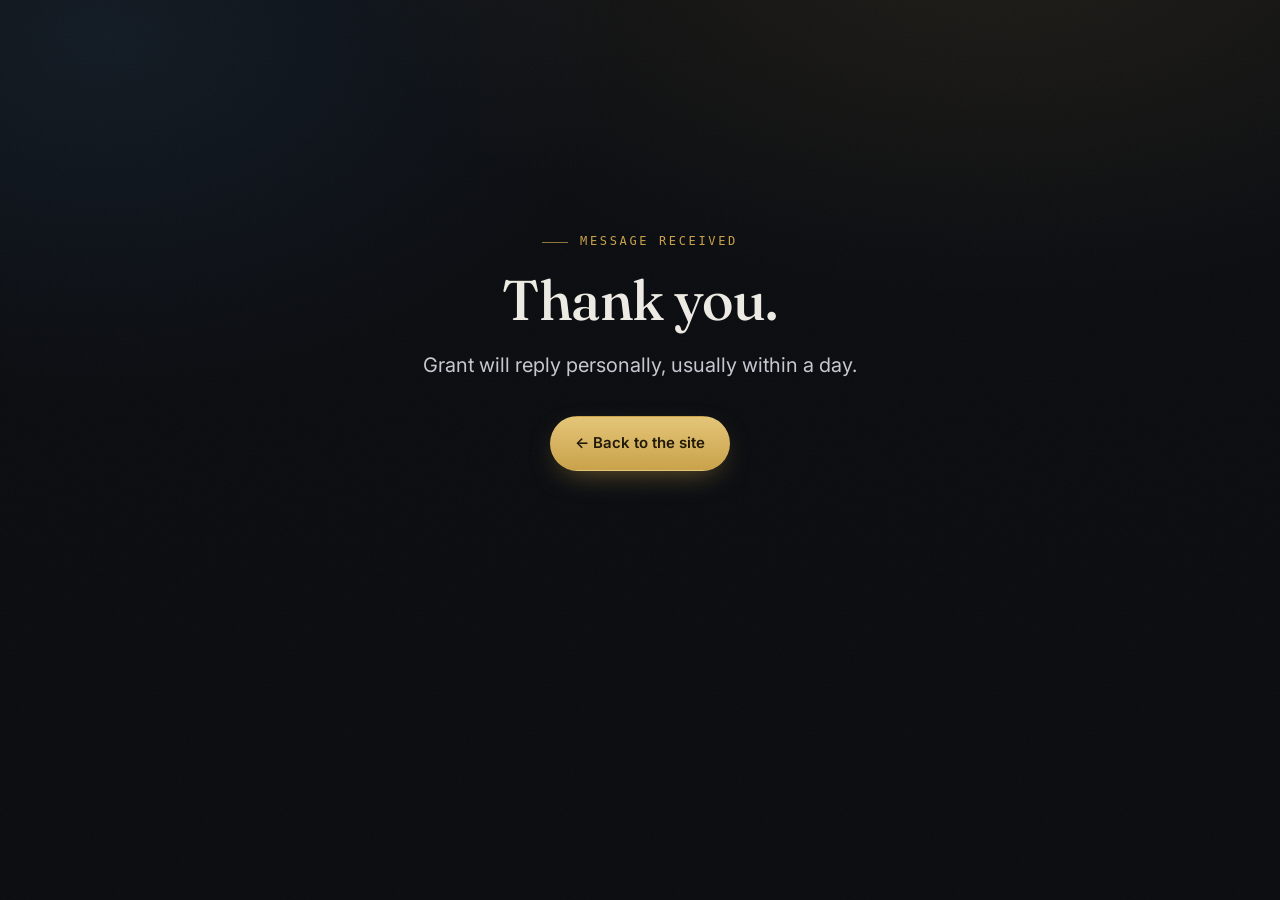
<file: thanks.html>
<!DOCTYPE html>
<html lang="en">
<head>
<meta charset="UTF-8" />
<meta name="viewport" content="width=device-width, initial-scale=1.0" />
<title>Thank you — Grant Whitmer</title>
<meta name="robots" content="noindex" />
<link rel="icon" href="data:image/svg+xml,%3Csvg xmlns='http://www.w3.org/2000/svg' viewBox='0 0 100 100'%3E%3Crect width='100' height='100' rx='22' fill='%230A0C10'/%3E%3Ctext x='50' y='68' font-family='Georgia,serif' font-size='54' fill='%23E4C578' text-anchor='middle'%3EG%3C/text%3E%3C/svg%3E" />
<link href="https://fonts.googleapis.com/css2?family=Fraunces:opsz,wght@9..144,400;9..144,500&family=Inter:wght@400;500;600&display=swap" rel="stylesheet" />
<link rel="stylesheet" href="css/style.css?v=20260710b" />
</head>
<body>
<main style="min-height:80vh;display:grid;place-items:center;text-align:center;padding:40px 20px;">
  <div>
    <p class="eyebrow" style="justify-content:center;">Message received</p>
    <h1 style="font-size:clamp(34px,5vw,56px);" id="tTitle">Thank you.</h1>
    <p class="lede" style="margin:18px auto 0;" id="tSub">Grant will reply personally, usually within a day.</p>
    <p style="margin-top:34px;"><a class="btn btn-primary" href="/">← Back to the site</a></p>
  </div>
</main>
<script>
  if (new URLSearchParams(location.search).get("s") === "brief") {
    document.getElementById("tTitle").textContent = "You're aboard.";
    document.getElementById("tSub").textContent =
      "The Windstorm lands in your inbox weekly. A welcome note is on its way now.";
  }
</script>
</body>
</html>
</file>
<file: css/style.css>
/* ============================================================
   grantwhitmer.com — refined dark, signature palette
   "Adirondack windstorm at night": deep ink + brass + signal-blue
   ============================================================ */

:root {
  --ink:        #0A0C10;
  --ink-2:      #0E1117;
  --panel:      #12161F;
  --card:       #161B25;
  --card-2:     #1B212D;
  --line:       #262E3B;
  --line-soft:  #1D242F;

  --text:       #ECEAE3;
  --text-soft:  #C4C8D0;
  --muted:      #949CAC;
  --faint:      #6C7484;

  --brass:      #C9A24B;
  --brass-lt:   #E4C578;
  --brass-deep: #A8822F;
  --blue:       #5AA9E6;
  --blue-lt:    #8CC6F2;

  --radius:     16px;
  --radius-sm:  10px;
  --maxw:       1140px;
  --gutter:     clamp(20px, 5vw, 56px);

  --serif: "Fraunces", Georgia, "Times New Roman", serif;
  --sans:  "Inter", system-ui, -apple-system, Segoe UI, Roboto, sans-serif;
  --mono:  "JetBrains Mono", ui-monospace, SFMono-Regular, Menlo, monospace;

  --ease: cubic-bezier(0.22, 1, 0.36, 1);
}

* { box-sizing: border-box; }

html { scroll-behavior: smooth; }
@media (prefers-reduced-motion: reduce) { html { scroll-behavior: auto; } }

body {
  margin: 0;
  background: var(--ink);
  color: var(--text);
  font-family: var(--sans);
  font-size: 17px;
  line-height: 1.65;
  -webkit-font-smoothing: antialiased;
  text-rendering: optimizeLegibility;
  overflow-x: hidden;
}

/* atmospheric background wash */
body::before {
  content: "";
  position: fixed; inset: 0;
  z-index: -2;
  background:
    radial-gradient(1100px 620px at 78% -8%, rgba(201,162,75,0.11), transparent 60%),
    radial-gradient(900px 620px at 8% 4%, rgba(90,169,230,0.09), transparent 58%),
    linear-gradient(180deg, #0A0C10 0%, #090B0F 100%);
}
body::after {
  content: "";
  position: fixed; inset: 0;
  z-index: -1;
  opacity: 0.035;
  pointer-events: none;
  background-image: url("data:image/svg+xml,%3Csvg xmlns='http://www.w3.org/2000/svg' width='140' height='140'%3E%3Cfilter id='n'%3E%3CfeTurbulence type='fractalNoise' baseFrequency='0.85' numOctaves='2'/%3E%3C/filter%3E%3Crect width='100%25' height='100%25' filter='url(%23n)'/%3E%3C/svg%3E");
}

img { max-width: 100%; display: block; }
a { color: inherit; text-decoration: none; }

/* ---------- layout ---------- */
.wrap { width: 100%; max-width: var(--maxw); margin: 0 auto; padding-inline: var(--gutter); }
section { position: relative; padding-block: clamp(52px, 7vw, 92px); }
.section-line { border-top: 1px solid var(--line-soft); }

.eyebrow {
  font-family: var(--mono);
  font-size: 12px;
  letter-spacing: 0.22em;
  text-transform: uppercase;
  color: var(--brass);
  margin: 0 0 18px;
  display: flex; align-items: center; gap: 12px;
}
.eyebrow::before { content: ""; width: 26px; height: 1px; background: var(--brass); opacity: 0.7; }

h1, h2, h3 { font-family: var(--serif); font-weight: 500; line-height: 1.08; letter-spacing: -0.01em; margin: 0; }
h2.section-title { font-size: clamp(30px, 4.4vw, 50px); margin-bottom: 20px; }
.lede { font-size: clamp(17px, 1.6vw, 20px); color: var(--text-soft); max-width: 62ch; }

/* ---------- buttons ---------- */
.btn {
  display: inline-flex; align-items: center; gap: 10px;
  font-family: var(--sans); font-weight: 600; font-size: 15px;
  padding: 14px 24px; border-radius: 999px;
  border: 1px solid transparent; cursor: pointer;
  transition: transform .25s var(--ease), box-shadow .25s var(--ease), background .25s var(--ease), border-color .25s var(--ease), color .25s;
  white-space: nowrap;
}
.btn-primary {
  background: linear-gradient(180deg, var(--brass-lt), var(--brass));
  color: #211a09;
  box-shadow: 0 10px 30px -12px rgba(201,162,75,0.6);
}
.btn-primary:hover { transform: translateY(-2px); box-shadow: 0 18px 44px -14px rgba(201,162,75,0.7); }
.btn-ghost { background: transparent; color: var(--text); border-color: var(--line); }
.btn-ghost:hover { border-color: var(--brass); color: var(--brass-lt); transform: translateY(-2px); }
.btn-sm { padding: 10px 18px; font-size: 14px; }

/* ---------- nav ---------- */
.nav {
  position: sticky; top: 0; z-index: 50;
  backdrop-filter: blur(12px);
  background: rgba(10,12,16,0.55);
  border-bottom: 1px solid transparent;
  transition: background .3s, border-color .3s;
}
.nav.scrolled { background: rgba(10,12,16,0.88); border-bottom-color: var(--line-soft); }
.nav-inner { display: flex; align-items: center; justify-content: space-between; height: 70px; }
.brand { font-family: var(--serif); font-size: 21px; font-weight: 600; letter-spacing: -0.01em; }
.brand b { color: var(--brass-lt); font-weight: 600; }
.nav-links { display: flex; align-items: center; gap: 30px; }
.nav-links a { font-size: 14.5px; color: var(--text-soft); transition: color .2s; }
.nav-links a:hover { color: var(--brass-lt); }
.nav-cta { display: inline-flex; }
.nav-toggle { display: none; background: none; border: 0; color: var(--text); cursor: pointer; padding: 8px; }
.nav-toggle svg { width: 26px; height: 26px; }

/* ---------- hero ---------- */
.hero { padding-block: clamp(56px, 9vw, 108px); }
.hero-grid { display: grid; grid-template-columns: 1.15fr 0.85fr; gap: clamp(28px, 5vw, 68px); align-items: center; }
.hero-tag {
  font-family: var(--mono); font-size: 12.5px; letter-spacing: 0.16em; text-transform: uppercase;
  color: var(--muted); margin-bottom: 24px;
}
.hero-tag b { color: var(--brass); font-weight: 500; }
.hero h1 { font-size: clamp(38px, 6.4vw, 78px); }
.hero h1 .accent { font-style: italic; color: var(--brass-lt); }
.hero-sub { margin-top: 26px; font-size: clamp(17px, 1.8vw, 20.5px); color: var(--text-soft); max-width: 54ch; }
.hero-cta { margin-top: 34px; display: flex; flex-wrap: wrap; gap: 14px; }
.hero-fineprint { margin-top: 20px; font-size: 13.5px; color: var(--faint); font-family: var(--mono); letter-spacing: .02em; }

/* hero portrait */
.portrait-frame { position: relative; }
.portrait {
  position: relative;
  aspect-ratio: 4/5; border-radius: var(--radius); overflow: hidden;
  border: 1px solid var(--line);
  background:
    linear-gradient(180deg, rgba(201,162,75,0.10), rgba(90,169,230,0.08)),
    var(--card-2);
  display: grid; place-items: center;
  box-shadow: 0 40px 90px -40px rgba(0,0,0,0.8);
}
/* grade the daylight photo into the night palette: desaturate a touch, warm it, sink the sky */
.portrait img { width: 100%; height: 100%; object-fit: cover; filter: grayscale(0.15) saturate(0.82) contrast(1.06) brightness(0.94) sepia(0.06); }
.portrait::after {
  content: ""; position: absolute; inset: 0; border-radius: inherit; pointer-events: none;
  background: linear-gradient(180deg, rgba(201,162,75,0.10), rgba(10,12,16,0) 30%, rgba(10,12,16,0.34) 100%);
}
.portrait-placeholder { text-align: center; color: var(--faint); font-family: var(--mono); font-size: 12px; padding: 24px; letter-spacing: .08em; }
.portrait-placeholder svg { width: 46px; height: 46px; margin: 0 auto 14px; opacity: .5; }
.portrait-badge {
  position: absolute; bottom: -18px; left: -18px;
  background: var(--card); border: 1px solid var(--line);
  border-radius: 14px; padding: 14px 18px; box-shadow: 0 20px 40px -20px rgba(0,0,0,.7);
}
.portrait-badge .pb-num { font-family: var(--serif); font-size: 26px; color: var(--brass-lt); line-height: 1; }
.portrait-badge .pb-lbl { font-size: 11px; color: var(--muted); font-family: var(--mono); letter-spacing: .1em; text-transform: uppercase; margin-top: 4px; }

/* hero author-authority badge */
.author-badge {
  display: flex; align-items: center; gap: 14px; width: 100%;
  margin-top: 16px;
  background: var(--card); border: 1px solid var(--line); border-radius: 14px;
  padding: 13px 18px; box-shadow: 0 20px 44px -26px rgba(0,0,0,.6);
  transition: transform .25s var(--ease), border-color .25s;
}
.author-badge:hover { transform: translateY(-3px); border-color: var(--brass-deep); }
.author-badge .ab-cover { width: 54px; height: auto; flex: 0 0 auto; border-radius: 5px; border: 1px solid var(--line); box-shadow: 0 6px 16px -6px rgba(0,0,0,.6); }
.author-badge .ab-text { display: flex; flex-direction: column; gap: 3px; min-width: 0; }
.author-badge .ab-k { font-family: var(--mono); font-size: 9.5px; letter-spacing: .1em; text-transform: uppercase; color: var(--brass); line-height: 1.3; }
.author-badge .ab-t { font-family: var(--serif); font-size: 17px; color: var(--text); line-height: 1.1; }
.author-badge .ab-q { font-size: 11.5px; color: var(--muted); font-style: italic; line-height: 1.3; margin-top: 3px; }
@media (max-width: 900px) { .author-badge { max-width: 380px; margin-inline: auto; } }

/* ---------- credibility strip ---------- */
.cred { border-block: 1px solid var(--line-soft); background: rgba(255,255,255,0.012); }
.cred-inner { display: grid; grid-template-columns: repeat(4, 1fr); gap: 8px; padding-block: 30px; }
.cred-item { text-align: center; padding-inline: 8px; }
.cred-item .n { font-family: var(--serif); font-size: clamp(22px, 2.6vw, 32px); color: var(--text); line-height: 1; }
.cred-item .n b { color: var(--brass-lt); font-weight: 500; }
.cred-item .l { font-size: 12px; color: var(--muted); margin-top: 8px; letter-spacing: .02em; }
.cred-item + .cred-item { border-left: 1px solid var(--line-soft); }

/* ---------- offerings ---------- */
.offer-grid { display: grid; grid-template-columns: repeat(2, 1fr); gap: 18px; margin-top: 40px; }
.offer {
  position: relative; background: var(--card); border: 1px solid var(--line);
  border-radius: var(--radius); padding: 30px 30px 26px;
  transition: transform .3s var(--ease), border-color .3s, background .3s;
  overflow: hidden;
}
.offer::after {
  content: ""; position: absolute; inset: 0; border-radius: inherit; pointer-events: none;
  background: radial-gradient(420px 200px at 100% 0%, rgba(201,162,75,0.08), transparent 70%);
  opacity: 0; transition: opacity .3s;
}
.offer:hover { transform: translateY(-4px); border-color: var(--brass-deep); }
.offer:hover::after { opacity: 1; }
.offer .oi { width: 40px; height: 40px; display: grid; place-items: center; border-radius: 11px; background: rgba(201,162,75,0.12); color: var(--brass-lt); margin-bottom: 18px; }
.offer .oi svg { width: 22px; height: 22px; }
.offer h3 { font-size: 23px; margin-bottom: 10px; }
.offer p { color: var(--muted); font-size: 15.5px; margin: 0 0 20px; }
.offer .offer-link { font-size: 14px; font-weight: 600; color: var(--brass-lt); display: inline-flex; align-items: center; gap: 7px; transition: gap .2s; }
.offer:hover .offer-link { gap: 12px; }

/* ---------- story / bio ---------- */
.story-grid { display: grid; grid-template-columns: 0.9fr 1.1fr; gap: clamp(28px, 5vw, 60px); align-items: start; }
.story-body p { color: var(--text-soft); margin: 0 0 20px; }
.story-body p.big { font-family: var(--serif); font-size: clamp(21px, 2.4vw, 27px); line-height: 1.35; color: var(--text); }
.story-body .sig { font-family: var(--serif); font-style: italic; color: var(--brass-lt); font-size: 20px; margin-top: 8px; }

.moments { display: grid; gap: 14px; position: sticky; top: 96px; }
.moment { background: var(--card); border: 1px solid var(--line); border-left: 3px solid var(--brass); border-radius: 12px; padding: 18px 20px; }
.moment .m-when { font-family: var(--mono); font-size: 11.5px; color: var(--brass); letter-spacing: .08em; text-transform: uppercase; }
.moment .m-what { color: var(--text-soft); font-size: 15px; margin-top: 6px; }
.moment .m-what b { color: var(--text); font-weight: 600; }

/* ---------- timeline ---------- */
.timeline { margin-top: 44px; position: relative; }
.timeline::before { content: ""; position: absolute; left: 7px; top: 6px; bottom: 6px; width: 2px; background: linear-gradient(180deg, var(--brass), transparent); }
.tl-item { position: relative; padding: 0 0 30px 40px; }
.tl-item::before { content: ""; position: absolute; left: 0; top: 5px; width: 16px; height: 16px; border-radius: 50%; background: var(--ink); border: 2px solid var(--brass); box-shadow: 0 0 0 4px rgba(201,162,75,0.10); }
.tl-item:last-child { padding-bottom: 0; }
.tl-when { font-family: var(--mono); font-size: 12px; color: var(--brass); letter-spacing: .06em; }
.tl-title { font-family: var(--serif); font-size: 20px; margin-top: 3px; }
.tl-desc { color: var(--muted); font-size: 15px; margin-top: 5px; max-width: 60ch; }

/* ---------- books ---------- */
.books-flag { display: grid; grid-template-columns: repeat(3, 1fr); gap: 18px; margin-top: 40px; }
.book {
  background: var(--card); border: 1px solid var(--line); border-radius: var(--radius);
  padding: 24px; display: flex; flex-direction: column;
  transition: transform .3s var(--ease), border-color .3s;
}
.book:hover { transform: translateY(-4px); border-color: var(--brass-deep); }
.book-cover {
  aspect-ratio: 2/3; border-radius: var(--radius-sm); margin-bottom: 18px; overflow: hidden;
  background: linear-gradient(150deg, var(--card-2), #0d1017);
  border: 1px solid var(--line); position: relative; display: grid; place-items: center; text-align: center;
}
.book-cover .bc-title { font-family: var(--serif); font-size: 17px; color: var(--text); padding: 18px; line-height: 1.25; }
.book-cover .bc-title span { display: block; font-size: 11px; color: var(--brass); font-family: var(--mono); letter-spacing: .12em; text-transform: uppercase; margin-top: 10px; }
.book-cover img { width: 100%; height: 100%; object-fit: cover; }
.book h3 { font-size: 19px; line-height: 1.2; }
.book .b-series { font-family: var(--mono); font-size: 11px; color: var(--brass); letter-spacing: .1em; text-transform: uppercase; margin-bottom: 7px; }
.book p { color: var(--muted); font-size: 14.5px; margin: 10px 0 18px; flex: 1; }
.book .b-buy { font-size: 14px; font-weight: 600; color: var(--brass-lt); display: inline-flex; align-items: center; gap: 7px; transition: gap .2s; }
.book:hover .b-buy { gap: 12px; }

.books-more { margin-top: 22px; display: grid; grid-template-columns: repeat(2, 1fr); gap: 10px 26px; }
.book-line { display: flex; align-items: baseline; justify-content: space-between; gap: 16px; padding: 14px 2px; border-bottom: 1px solid var(--line-soft); }
.book-line .bl-t { color: var(--text-soft); font-size: 15.5px; }
.book-line .bl-t em { color: var(--faint); font-style: normal; font-family: var(--mono); font-size: 11px; letter-spacing: .06em; margin-left: 8px; text-transform: uppercase; }
.book-line a { color: var(--brass-lt); font-size: 13px; font-weight: 600; white-space: nowrap; }

/* ---------- ideas / quotes ---------- */
.ideas-grid { display: grid; grid-template-columns: repeat(3, 1fr); gap: 18px; margin-top: 40px; }
.idea { background: var(--card); border: 1px solid var(--line); border-radius: var(--radius); padding: 28px; }
.idea h3 { font-size: 21px; margin-bottom: 12px; color: var(--text); }
.idea h3 .dot { color: var(--brass); }
.idea p { color: var(--muted); font-size: 15px; margin: 0; }
/* capability list: hairline rows, two columns — no boxes */
.ideas-grid.cap-list { grid-template-columns: repeat(2, 1fr); gap: 0 52px; margin-top: 34px; }
.cap-list .idea { background: transparent; border: 0; border-radius: 0; padding: 20px 0 22px; border-top: 1px solid var(--line-soft); }
.cap-list .idea h3 { font-size: 19px; margin-bottom: 8px; }
/* editorial columns: brass top rule — for the three core ideas */
.ideas-grid.idea-columns { gap: 34px; }
.idea-columns .idea { background: transparent; border: 0; border-radius: 0; padding: 22px 0 0; border-top: 2px solid var(--brass-deep); }
@media (max-width: 900px) { .ideas-grid.cap-list { grid-template-columns: 1fr; gap: 0; } }
.pullquote {
  margin-top: 44px; text-align: center; max-width: 30ch; margin-inline: auto;
}
.pullquote blockquote { font-family: var(--serif); font-size: clamp(24px, 3.4vw, 40px); line-height: 1.22; color: var(--text); margin: 0; font-style: italic; }
.pullquote blockquote .accent { color: var(--brass-lt); }
.pullquote cite { display: block; margin-top: 20px; font-style: normal; font-family: var(--mono); font-size: 12px; letter-spacing: .12em; text-transform: uppercase; color: var(--muted); }

/* ---------- booking ---------- */
.book-grid { display: grid; grid-template-columns: 1fr 1fr; gap: clamp(24px, 4vw, 46px); margin-top: 40px; align-items: start; }
.book-panel { background: var(--card); border: 1px solid var(--line); border-radius: var(--radius); padding: 30px; }
.book-panel h3 { font-size: 22px; margin-bottom: 8px; }
.book-panel p.sub { color: var(--muted); font-size: 15px; margin: 0 0 22px; }
.booking-embed { min-width: 280px; height: 640px; border-radius: var(--radius-sm); overflow: hidden; border: 1px solid var(--line); }

.field { margin-bottom: 16px; }
.field label { display: block; font-size: 13px; color: var(--text-soft); margin-bottom: 7px; font-weight: 500; }
.field input, .field select, .field textarea {
  width: 100%; background: var(--ink-2); border: 1px solid var(--line); color: var(--text);
  border-radius: 10px; padding: 12px 14px; font-family: var(--sans); font-size: 15px; transition: border-color .2s;
}
.field input:focus, .field select:focus, .field textarea:focus { outline: none; border-color: var(--brass); }
.field textarea { resize: vertical; min-height: 108px; }
.field-row { display: grid; grid-template-columns: 1fr 1fr; gap: 14px; }
.form-note { font-size: 12.5px; color: var(--faint); margin-top: 6px; }

/* ---------- footer ---------- */
.footer { border-top: 1px solid var(--line-soft); padding-block: 54px; }
.footer-grid { display: grid; grid-template-columns: 1.4fr 1fr 1fr; gap: 32px; }
.footer .brand { font-size: 24px; margin-bottom: 12px; }
.footer p { color: var(--muted); font-size: 14.5px; max-width: 40ch; }
.footer h4 { font-family: var(--mono); font-size: 11px; letter-spacing: .16em; text-transform: uppercase; color: var(--faint); margin: 0 0 16px; }
.footer ul { list-style: none; margin: 0; padding: 0; }
.footer li { margin-bottom: 11px; }
.footer li a { color: var(--text-soft); font-size: 14.5px; transition: color .2s; }
.footer li a:hover { color: var(--brass-lt); }
.footer-bottom { margin-top: 42px; padding-top: 24px; border-top: 1px solid var(--line-soft); display: flex; justify-content: space-between; flex-wrap: wrap; gap: 12px; color: var(--faint); font-size: 13px; }
.footer-bottom .quiet { font-style: italic; font-family: var(--serif); }

/* ---------- statement band (urgency) ---------- */
.statement { border-block: 1px solid var(--line-soft); background: radial-gradient(900px 420px at 50% 0%, rgba(201,162,75,0.10), transparent 70%), var(--ink-2); }
.statement .wrap { text-align: center; max-width: 980px; }
.statement blockquote { font-family: var(--serif); font-weight: 500; font-size: clamp(24px, 3.7vw, 44px); line-height: 1.26; letter-spacing: -0.01em; color: var(--text); margin: 0; }
.statement blockquote .accent { color: var(--brass-lt); }
.statement cite { display: block; margin-top: 26px; font-style: normal; font-family: var(--mono); font-size: 12.5px; letter-spacing: .16em; text-transform: uppercase; color: var(--muted); }

/* ---------- testimonials ---------- */
.quotes { display: grid; grid-template-columns: repeat(3, 1fr); gap: 18px; margin-top: 40px; }
.quote-card { background: var(--card); border: 1px solid var(--line); border-radius: var(--radius); padding: 28px 28px 24px; display: flex; flex-direction: column; }
.quote-card .qmark { font-family: var(--serif); font-size: 52px; line-height: .6; color: var(--brass); opacity: .5; margin-bottom: 10px; }
.quote-card p { color: var(--text-soft); font-size: 15px; line-height: 1.58; margin: 0 0 20px; flex: 1; }
.quote-card .who { font-family: var(--mono); font-size: 11px; letter-spacing: .08em; text-transform: uppercase; color: var(--brass); border-top: 1px solid var(--line-soft); padding-top: 14px; }
.quotes-note { text-align: center; margin-top: 22px; font-size: 12.5px; color: var(--faint); font-style: italic; }
.quotes-disclosure { margin-top: 14px; font-size: 14px; color: var(--muted); font-style: italic; max-width: 68ch; border-left: 2px solid var(--line); padding-left: 14px; }
@media (max-width: 900px) { .quotes { grid-template-columns: 1fr; } }

/* ---------- social icons ---------- */
.socials { display: flex; flex-wrap: wrap; gap: 10px; margin-top: 20px; }
.socials a { width: 38px; height: 38px; display: grid; place-items: center; border: 1px solid var(--line); border-radius: 10px; color: var(--text-soft); transition: transform .2s var(--ease), border-color .2s, color .2s; }
.socials a:hover { border-color: var(--brass); color: var(--brass-lt); transform: translateY(-2px); }
.socials svg { width: 18px; height: 18px; }

/* ---------- what/who/how clarity band ---------- */
.wwh { display: grid; grid-template-columns: repeat(3, 1fr); gap: 18px; margin-top: 40px; }
.wwh .wwh-item { background: var(--card); border: 1px solid var(--line); border-radius: 14px; padding: 26px; }
.wwh .wwh-k { font-family: var(--mono); font-size: 11px; letter-spacing: .14em; text-transform: uppercase; color: var(--brass); margin-bottom: 12px; }
.wwh .wwh-item p { margin: 0; color: var(--text-soft); font-size: 16px; line-height: 1.5; }
.wwh .wwh-item p b { color: var(--text); font-weight: 600; }
/* editorial variant: no boxes — brass left rule (informational trios) */
.wwh.wwh-plain { gap: 18px 32px; }
.wwh.wwh-plain .wwh-item { background: transparent; border: 0; border-radius: 0; padding: 4px 0 4px 22px; border-left: 2px solid var(--brass-deep); }
@media (max-width: 900px) { .wwh { grid-template-columns: 1fr; } }

/* ---------- pricing ---------- */
.price-grid { display: grid; grid-template-columns: repeat(3, 1fr); gap: 18px; margin-top: 40px; align-items: stretch; }
.price { position: relative; background: var(--card); border: 1px solid var(--line); border-radius: var(--radius); padding: 32px 30px; display: flex; flex-direction: column; }
.price.feature { border-color: var(--brass-deep); background: linear-gradient(160deg, rgba(201,162,75,0.07), var(--card)); }
.price .p-badge { position: absolute; top: -11px; left: 30px; background: var(--brass); color: #211a09; font-family: var(--mono); font-size: 10.5px; letter-spacing: .1em; text-transform: uppercase; padding: 4px 12px; border-radius: 999px; font-weight: 500; }
.price .p-name { font-family: var(--mono); font-size: 12px; letter-spacing: .12em; text-transform: uppercase; color: var(--brass); }
.price .p-amt { font-family: var(--serif); font-size: clamp(34px, 4.6vw, 46px); color: var(--text); line-height: 1; margin: 16px 0 2px; }
.price .p-amt span { font-family: var(--sans); font-size: 15px; color: var(--muted); font-weight: 500; }
.price .p-desc { color: var(--muted); font-size: 14.5px; margin: 12px 0 18px; }
.price .p-tiers { list-style: none; padding: 0; margin: 0 0 22px; }
.price .p-tiers li { display: flex; align-items: baseline; justify-content: space-between; gap: 12px; padding: 9px 0; border-top: 1px solid var(--line-soft); font-size: 14px; color: var(--text-soft); }
.price .p-tiers li b { color: var(--brass-lt); font-weight: 600; white-space: nowrap; }
.price .btn { width: 100%; justify-content: center; margin-top: auto; }
.price-note { margin-top: 22px; font-size: 13.5px; color: var(--faint); text-align: center; }
@media (max-width: 900px) { .price-grid { grid-template-columns: 1fr; } }

/* ---------- proof / data section ---------- */
.charts-grid { display: grid; grid-template-columns: 1fr 1fr; gap: 18px; margin-top: 40px; }
.chart-card { background: var(--card); border: 1px solid var(--line); border-radius: var(--radius); padding: 26px 26px 20px; display: flex; flex-direction: column; }
.chart-card .cc-title { font-family: var(--serif); font-size: 21px; color: var(--text); line-height: 1.15; }
.chart-card .cc-sub { font-size: 12.5px; color: var(--muted); margin-top: 4px; }
.chart-card .cc-src { font-size: 10.5px; color: var(--faint); margin-top: auto; padding-top: 16px; font-style: italic; }
.chart-card svg { width: 100%; height: auto; display: block; margin: 18px 0 4px; }

.advchart { margin: 22px 0 6px; display: flex; flex-direction: column; gap: 13px; }
.adv-row { display: grid; grid-template-columns: 116px 1fr; align-items: center; gap: 14px; }
.adv-label { font-size: 13.5px; color: var(--text-soft); text-align: right; line-height: 1.15; }
.adv-label span { color: var(--faint); font-size: 11px; }
.adv-row.hl .adv-label { color: var(--text); font-weight: 600; }
.adv-track { display: flex; align-items: center; gap: 11px; padding-right: 6px; }
.adv-bar { height: 22px; border-radius: 6px; background: linear-gradient(90deg, rgba(90,169,230,0.4), rgba(90,169,230,0.72)); flex: 0 0 auto; min-width: 4px;
  transform-origin: left; transition: transform 1s var(--ease) .15s; }
.chart-card.reveal:not(.in) .adv-bar { transform: scaleX(0); }
@media (prefers-reduced-motion: reduce) { .adv-bar { transition: none; } .chart-card.reveal:not(.in) .adv-bar { transform: none; } }
@media (max-width: 480px) {
  .adv-row { grid-template-columns: 88px 1fr; gap: 10px; }
  .adv-label { font-size: 12px; }
  .adv-val { font-size: 11px; }
}
.adv-row.hl .adv-bar { height: 26px; background: linear-gradient(90deg, var(--brass-deep), var(--brass-lt)); box-shadow: 0 0 22px -5px rgba(201,162,75,0.6); }
.adv-val { font-family: var(--mono); font-size: 12.5px; color: var(--muted); white-space: nowrap; }
.adv-row.hl .adv-val { color: var(--brass-lt); font-weight: 600; }

.proof-stats { display: grid; grid-template-columns: repeat(4, 1fr); gap: 16px; margin-top: 18px; }
.pstat { background: var(--card); border: 1px solid var(--line); border-radius: 14px; padding: 22px; }
.pstat .ps-n { font-family: var(--serif); font-size: clamp(28px, 3.3vw, 38px); color: var(--brass-lt); line-height: 1; }
.pstat .ps-l { font-size: 13px; color: var(--text-soft); margin-top: 10px; line-height: 1.42; }
.pstat .ps-src { font-size: 10px; color: var(--faint); margin-top: 9px; font-family: var(--mono); letter-spacing: .04em; text-transform: uppercase; }

@media (max-width: 900px) {
  .charts-grid { grid-template-columns: 1fr; }
  .proof-stats { grid-template-columns: 1fr 1fr; }
}

/* ---------- chapters (soft highlights) ---------- */
.chapters { display: grid; grid-template-columns: 1fr 1fr; gap: 0 48px; margin-top: 34px; }
.chapters .ch { display: flex; gap: 14px; padding: 16px 0; border-top: 1px solid var(--line-soft); color: var(--text-soft); font-size: 15.5px; line-height: 1.55; }
.chapters .ch::before { content: ""; flex: 0 0 auto; width: 7px; height: 7px; margin-top: 9px; border-radius: 50%; background: var(--brass); opacity: .8; }
.chapters .ch b { color: var(--text); font-weight: 600; }
@media (max-width: 900px) { .chapters { grid-template-columns: 1fr; } }

/* ---------- craft: conducting intelligence ---------- */
.craft-lead { max-width: 74ch; margin-top: 34px; }
.craft-lead p { font-size: clamp(17px, 1.65vw, 20px); color: var(--text-soft); margin: 0 0 20px; }
.craft-lead p .hl { color: var(--brass-lt); font-family: var(--serif); font-style: italic; }
.craft-lead p.opener { font-family: var(--serif); font-size: clamp(22px, 2.6vw, 30px); line-height: 1.32; color: var(--text); }

/* process steps: a threaded line with nodes — no boxes */
.monarch-row { display: grid; grid-template-columns: repeat(3, 1fr); gap: 0 30px; margin-top: 40px; align-items: start; position: relative; }
.monarch-row.cols4 { grid-template-columns: repeat(4, 1fr); }
.monarch-row::before { content: ""; position: absolute; top: 4px; left: 0; right: 0; height: 1px;
  background: linear-gradient(90deg, var(--brass-deep), var(--line) 70%, transparent); }
.monarch { position: relative; background: transparent; border: 0; border-radius: 0; padding: 26px 0 0; }
.monarch::before { content: ""; position: absolute; top: 0; left: 0; width: 9px; height: 9px; border-radius: 50%;
  background: var(--ink); border: 2px solid var(--brass-deep); }
.monarch.now::before { background: var(--brass); border-color: var(--brass); box-shadow: 0 0 14px rgba(201,162,75,0.55); }
.monarch .m-era { font-family: var(--mono); font-size: 11px; letter-spacing: .12em; text-transform: uppercase; color: var(--faint); }
.monarch h4 { font-family: var(--serif); font-size: 22px; margin: 8px 0 8px; color: var(--text); }
.monarch.now h4 { color: var(--brass-lt); }
.monarch p { font-size: 14.5px; color: var(--muted); margin: 0; }

.callout { margin-top: 44px; background: linear-gradient(120deg, rgba(201,162,75,0.08), rgba(90,169,230,0.05)); border: 1px solid var(--line); border-left: 3px solid var(--brass); border-radius: 14px; padding: 30px 32px; }
.callout h3 { font-family: var(--serif); font-size: clamp(22px, 2.6vw, 30px); color: var(--text); margin-bottom: 14px; }
.callout p { color: var(--text-soft); margin: 0 0 14px; max-width: 70ch; }
.callout p:last-child { margin-bottom: 0; }
.callout .why { display: flex; flex-wrap: wrap; gap: 10px; margin-top: 18px; }
.callout .why span { font-family: var(--mono); font-size: 12px; color: var(--brass-lt); border: 1px solid var(--line); border-radius: 999px; padding: 7px 14px; }

/* ---------- voice / windy word ---------- */
.voice-triad { display: grid; grid-template-columns: repeat(3, 1fr); gap: 34px; margin-top: 40px; }
.vt { background: transparent; border: 0; border-radius: 0; padding: 22px 0 0; border-top: 2px solid var(--brass-deep); }
.vt .vt-k { font-family: var(--mono); font-size: 11px; letter-spacing: .12em; text-transform: uppercase; color: var(--brass); }
.vt h4 { font-family: var(--serif); font-size: 21px; margin: 8px 0 10px; }
.vt p { font-size: 14.5px; color: var(--muted); margin: 0; }

.wwfeature { margin-top: 22px; display: grid; grid-template-columns: 1.1fr 0.9fr; gap: clamp(24px, 4vw, 48px); align-items: center; background: linear-gradient(135deg, rgba(90,169,230,0.08), rgba(201,162,75,0.06)); border: 1px solid var(--line); border-radius: var(--radius); padding: clamp(28px, 4vw, 44px); }
.wwfeature .ww-badge { font-family: var(--mono); font-size: 12px; letter-spacing: .14em; text-transform: uppercase; color: var(--blue-lt); }
.wwfeature h3 { font-size: clamp(26px, 3.4vw, 38px); margin: 12px 0 16px; }
.wwfeature h3 .glow { color: var(--blue-lt); }
.wwfeature p { color: var(--text-soft); margin: 0 0 16px; }
.wwfeature .ww-cta { margin-top: 8px; }
.ww-stats { display: grid; grid-template-columns: repeat(4, 1fr); gap: 14px; margin: 24px 0 8px; }
.ww-stats > div { text-align: left; }
.ww-stats b { display: block; font-family: var(--serif); font-size: clamp(24px, 3vw, 30px); color: var(--blue-lt); line-height: 1; }
.ww-stats span { font-size: 11.5px; color: var(--muted); letter-spacing: .01em; }
.ww-strobe { display: inline-flex; align-items: center; gap: 10px; font-family: var(--mono); font-size: 12.5px; color: var(--muted); }
.ww-dot { width: 10px; height: 10px; border-radius: 50%; background: #37d67a; box-shadow: 0 0 0 0 rgba(55,214,122,0.6); animation: strobe 1.8s var(--ease) infinite; }
@keyframes strobe { 0%,100% { box-shadow: 0 0 0 0 rgba(55,214,122,0.55);} 50% { box-shadow: 0 0 0 9px rgba(55,214,122,0);} }
@media (prefers-reduced-motion: reduce){ .ww-dot { animation: none; } }

@media (max-width: 900px) {
  .ww-stats { grid-template-columns: repeat(2, 1fr); }
  .monarch-row, .monarch-row.cols4 { grid-template-columns: 1fr; gap: 0; }
  .monarch-row::before { top: 10px; bottom: 6px; left: 4px; right: auto; width: 1px; height: auto;
    background: linear-gradient(180deg, var(--brass-deep), var(--line) 70%, transparent); }
  .monarch { padding: 0 0 30px 28px; }
  .monarch::before { top: 6px; }
  .monarch:last-child { padding-bottom: 4px; }
  .voice-triad { grid-template-columns: 1fr; }
  .wwfeature { grid-template-columns: 1fr; }
}

/* ---------- newsletter: the windstorm ---------- */
.brief { background: radial-gradient(900px 460px at 18% 0%, rgba(201,162,75,0.09), transparent 70%), var(--ink-2); }
.brief-grid { display: grid; grid-template-columns: 1.15fr 0.85fr; gap: clamp(28px, 5vw, 64px); align-items: center; }
.brief-points { list-style: none; margin: 26px 0 0; padding: 0; }
.brief-points li { display: flex; gap: 12px; padding: 9px 0; color: var(--text-soft); font-size: 15.5px; }
.brief-points li::before { content: ""; flex: 0 0 auto; width: 7px; height: 7px; margin-top: 8px; border-radius: 50%; background: var(--brass); }
.brief-panel { background: var(--card); border: 1px solid var(--brass-deep); border-radius: var(--radius); padding: 30px; box-shadow: 0 30px 70px -40px rgba(201,162,75,0.35); }
.brief-panel h3 { font-size: 24px; margin-bottom: 8px; }
.brief-panel .sub { color: var(--muted); font-size: 15px; margin: 0 0 20px; }
@media (max-width: 900px) { .brief-grid { grid-template-columns: 1fr; } }

/* honeypot — visually gone, present for bots */
.hp { position: absolute; left: -9999px; top: -9999px; height: 1px; width: 1px; overflow: hidden; }

/* form status line (success / error after async submit) */
.form-status { font-size: 14px; margin: 12px 0 0; min-height: 0; }
.form-status.ok { color: #7fd6a0; }
.form-status.err { color: #e6a1a1; }

/* sticky book CTA — appears on deep scroll */
.sticky-cta {
  position: fixed; right: 22px; bottom: 22px; z-index: 60;
  display: inline-flex; align-items: center;
  background: linear-gradient(180deg, var(--brass-lt), var(--brass));
  color: #211a09; font-weight: 600; font-size: 14.5px;
  padding: 13px 22px; border-radius: 999px;
  box-shadow: 0 14px 38px -12px rgba(201,162,75,0.75);
  opacity: 0; transform: translateY(120%); pointer-events: none;
  transition: opacity .35s var(--ease), transform .35s var(--ease);
}
.sticky-cta.show { opacity: 1; transform: none; pointer-events: auto; }
@media (prefers-reduced-motion: reduce) { .sticky-cta { transition: none; } }

/* ---------- editorial margin rail (long prose + companion quote) ---------- */
@media (min-width: 1100px) {
  .prose-rail { display: grid; grid-template-columns: minmax(0, 640px) minmax(260px, 1fr); gap: clamp(36px, 4.5vw, 80px); align-items: start; }
  .prose-rail .craft-lead { margin-top: 34px; max-width: none; }
  .rail-quote { position: sticky; top: 120px; margin-top: 40px; }
  .rail-quote .pullquote { margin: 0; max-width: none; text-align: left; margin-inline: 0; }
  .rail-quote .pullquote blockquote { font-size: clamp(19px, 1.55vw, 24px); line-height: 1.4; border-left: 3px solid var(--brass-deep); padding-left: 22px; }
  .rail-quote .pullquote cite { text-align: left; margin-top: 16px; }
}

/* ---------- platform ledger: the shipping log ---------- */
.ledger { margin-top: 26px; border-top: 1px solid var(--line); }
.ledger-row { display: grid; grid-template-columns: minmax(150px, 0.9fr) 2fr auto; gap: 10px 24px; align-items: baseline;
  padding: 15px 2px; border-bottom: 1px solid var(--line-soft); transition: background .2s; }
.ledger-row:hover { background: rgba(255,255,255,0.015); }
.ledger-row .lg-name { font-family: var(--serif); font-size: 18px; color: var(--text); }
.ledger-row .lg-desc { font-size: 14px; color: var(--muted); }
.ledger-row .lg-link { font-family: var(--mono); font-size: 12px; letter-spacing: .04em; color: var(--brass-lt); white-space: nowrap; }
.ledger-row .lg-link:hover { color: var(--brass); }
.ledger-note { margin-top: 14px; font-size: 13px; color: var(--faint); font-style: italic; }
@media (max-width: 700px) {
  .ledger-row { grid-template-columns: 1fr auto; }
  .ledger-row .lg-desc { grid-column: 1 / -1; margin-top: -4px; }
}

/* ---------- documentary photos: small artifacts from the road ---------- */
.photo-doc { margin: 0; background: var(--card); border: 1px solid var(--line); border-radius: 12px; overflow: hidden; }
.photo-doc .ph { position: relative; }
.photo-doc img { display: block; width: 100%; height: auto;
  filter: grayscale(.18) saturate(.8) contrast(1.05) brightness(.93) sepia(.07); }
.photo-doc .ph::after { content: ""; position: absolute; inset: 0; pointer-events: none;
  background: linear-gradient(180deg, rgba(201,162,75,.05), rgba(10,12,16,0) 30%, rgba(10,12,16,.3)); }
.photo-doc figcaption { font-family: var(--mono); font-size: 11px; letter-spacing: .06em;
  color: var(--muted); padding: 10px 14px; border-top: 1px solid var(--line-soft); line-height: 1.5; }
.road-strip { display: grid; grid-template-columns: repeat(3, 1fr); gap: 14px; margin-top: 36px; align-items: start; }
.rail-side { margin-top: 34px; }
@media (min-width: 1100px) { .rail-side { position: sticky; top: 120px; margin-top: 40px; } }
@media (max-width: 900px) {
  .road-strip { grid-auto-flow: column; grid-auto-columns: 74%; overflow-x: auto;
    scroll-snap-type: x mandatory; margin-inline: calc(-1 * var(--gutter));
    padding-inline: var(--gutter); padding-bottom: 14px; scrollbar-width: none; }
  .road-strip::-webkit-scrollbar { display: none; }
  .road-strip .photo-doc { scroll-snap-align: center; }
}

/* ---------- booking embed loading skeleton ---------- */
.booking-embed { position: relative; }
.booking-embed::before {
  content: "Loading the calendar…"; position: absolute; inset: 0; z-index: 0;
  display: grid; place-items: center;
  font-family: var(--mono); font-size: 12px; letter-spacing: .1em; text-transform: uppercase; color: var(--faint);
  background: linear-gradient(110deg, var(--ink-2) 42%, #191f2b 50%, var(--ink-2) 58%);
  background-size: 220% 100%; animation: shimmer 1.8s linear infinite;
}
@keyframes shimmer { to { background-position: -220% 0; } }
@media (prefers-reduced-motion: reduce) { .booking-embed::before { animation: none; } }

/* ---------- scroll progress line ---------- */
.scroll-progress { position: fixed; top: 0; left: 0; right: 0; height: 2px; z-index: 70; pointer-events: none; }
.scroll-progress span { display: block; height: 100%; width: 100%;
  background: linear-gradient(90deg, var(--brass-deep), var(--brass-lt));
  transform: scaleX(0); transform-origin: left; }

/* ---------- reveal ---------- */
.reveal { opacity: 0; transform: translateY(22px); transition: opacity .7s var(--ease), transform .7s var(--ease); }
.reveal.in { opacity: 1; transform: none; }
@media (prefers-reduced-motion: reduce) { .reveal { opacity: 1; transform: none; transition: none; } }

/* ---------- responsive ---------- */
@media (max-width: 900px) {
  .nav-links { display: none; }
  .nav-toggle { display: inline-flex; }
  .nav-links.open {
    display: flex; flex-direction: column; align-items: flex-start; gap: 18px;
    position: absolute; top: 70px; left: 0; right: 0;
    background: rgba(10,12,16,0.97); border-bottom: 1px solid var(--line);
    padding: 24px var(--gutter);
  }
  .hero-grid { grid-template-columns: 1fr; }
  .portrait-frame { max-width: 380px; margin-inline: auto; order: -1; }
  .cred-inner { grid-template-columns: repeat(2, 1fr); gap: 22px 8px; }
  .cred-item:nth-child(odd) { border-left: 0; }
  .cred-item { border-left: 0 !important; }
  .offer-grid { grid-template-columns: 1fr; }
  .story-grid { grid-template-columns: 1fr; }
  .moments { position: static; }
  /* swipeable shelf: 6 stacked covers become one row */
  .books-flag { display: grid; grid-auto-flow: column; grid-auto-columns: 76%; overflow-x: auto;
    scroll-snap-type: x mandatory; gap: 14px; margin-inline: calc(-1 * var(--gutter));
    padding-inline: var(--gutter); padding-bottom: 16px; scrollbar-width: none; }
  .books-flag::-webkit-scrollbar { display: none; }
  .books-flag .book { scroll-snap-align: center; }
  .books-more { grid-template-columns: 1fr; }
  .ideas-grid { grid-template-columns: 1fr; }
  /* swipeable testimonials */
  .quotes { display: grid; grid-auto-flow: column; grid-auto-columns: 84%; overflow-x: auto;
    scroll-snap-type: x mandatory; gap: 14px; margin-inline: calc(-1 * var(--gutter));
    padding-inline: var(--gutter); padding-bottom: 16px; scrollbar-width: none; }
  .quotes::-webkit-scrollbar { display: none; }
  .quote-card { scroll-snap-align: center; }
  .book-grid { grid-template-columns: 1fr; }
  .footer-grid { grid-template-columns: 1fr; gap: 28px; }
}
@media (min-width: 901px) and (max-width: 1080px) {
  .books-flag { grid-template-columns: repeat(3, 1fr); }
  .ideas-grid { grid-template-columns: 1fr 1fr; }
}
</file>
